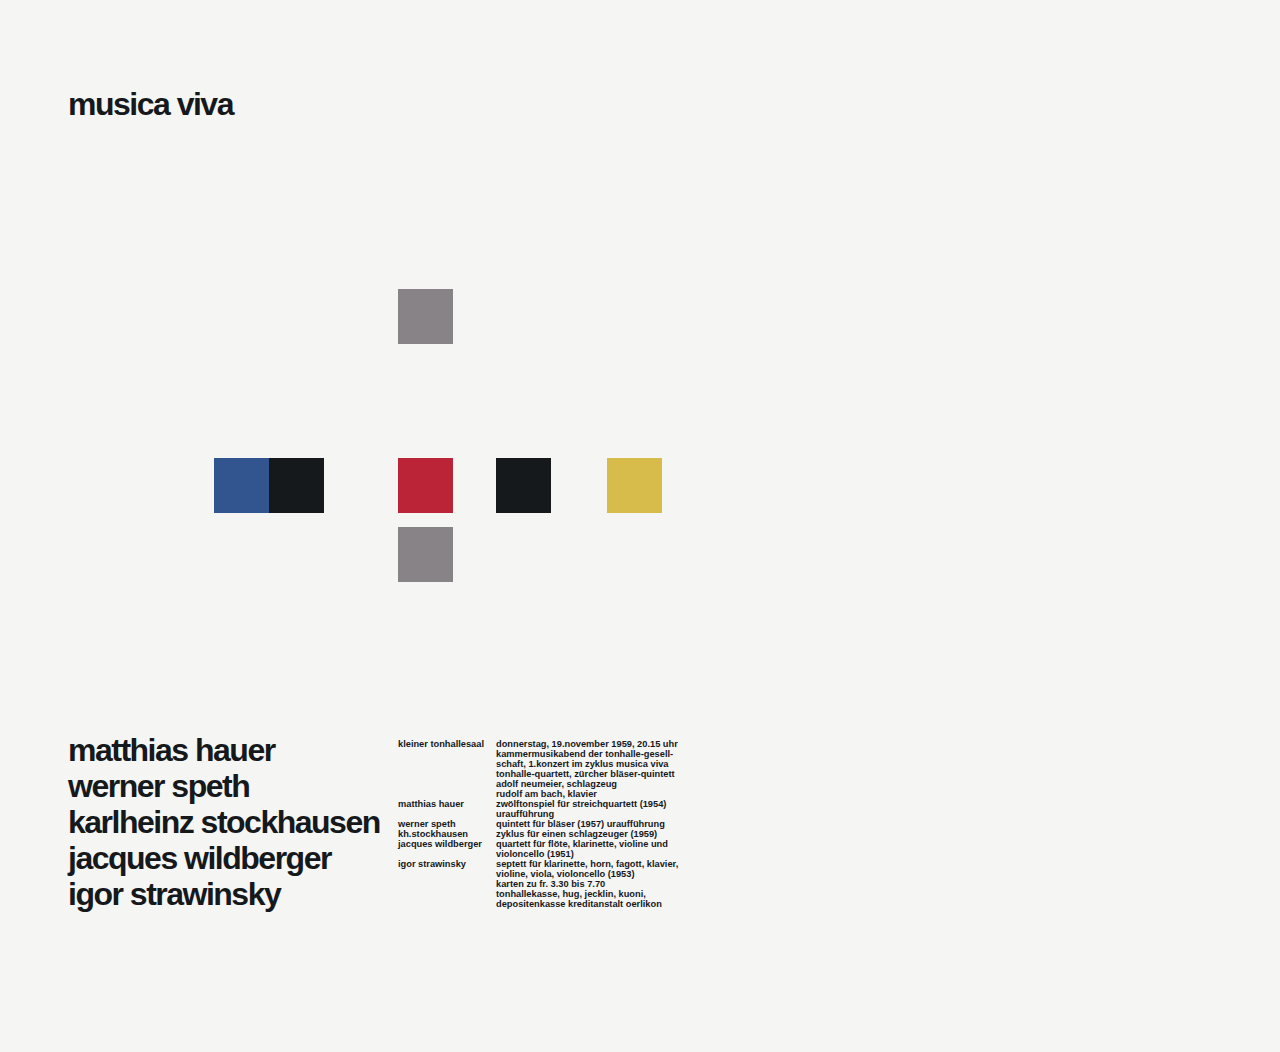
<file: poster/index.html>
<!doctype html>
<html>
  <head>
    <title>Poster</title>
    <meta name="viewport"
    content="width=devide-width,
    initial-scale=1">
    <link rel="stylesheet" href="style.css">
  </head>
  <body>
    <div class="container">
      <div class="boxbackground">
      </div>
      <div class="boxgray1">
      </div>
      <div class="boxblue">
      </div>
      <div class="boxblack1">
      </div>
      <div class="boxred">
      </div>
      <div class="boxblack2">
      </div>
      <div class="boxyellow">
      </div>
      <div class="boxgray2">
      </div>
      <h1>musica viva</h1>
      <div class="bigpeople">
        <p>matthias hauer<br>werner speth<br>karlheinz stockhausen<br>jacques wildberger<br>igor strawinsky</p>
      </div>
      <div class="sparselines">
        <p>kleiner tonhallesaal<br><br><br><br><br><br>matthias hauer<br><br>werner speth<br>kh.stockhausen<br>jacques wildberger<br><br>igor strawinsky</p>
      </div>
      <div class="smalltext">
        <p>donnerstag, 19.november 1959, 20.15 uhr<br>kammermusikabend der tonhalle-gesell-<br>schaft, 1.konzert im zyklus musica viva<br>tonhalle-quartett, z&uuml;rcher bl&auml;ser-quintett<br>adolf neumeier, schlagzeug<br>rudolf am bach, klavier<br>zw&ouml;lftonspiel f&uuml;r streichquartett (1954)<br>urauff&uuml;hrung<br>quintett f&uuml;r bl&auml;ser (1957) urauff&uuml;hrung<br>zyklus f&uuml;r einen schlagzeuger (1959)<br>quartett f&uuml;r fl&ouml;te, klarinette, violine und<br>violoncello (1951)<br>septett f&uuml;r klarinette, horn, fagott, klavier,<br>violine, viola, violoncello (1953)<br>karten zu fr. 3.30 bis 7.70<br>tonhallekasse, hug, jecklin, kuoni,<br>depositenkasse kreditanstalt oerlikon</p>
      </div>
    </div>
  </body>
</html>
</file>
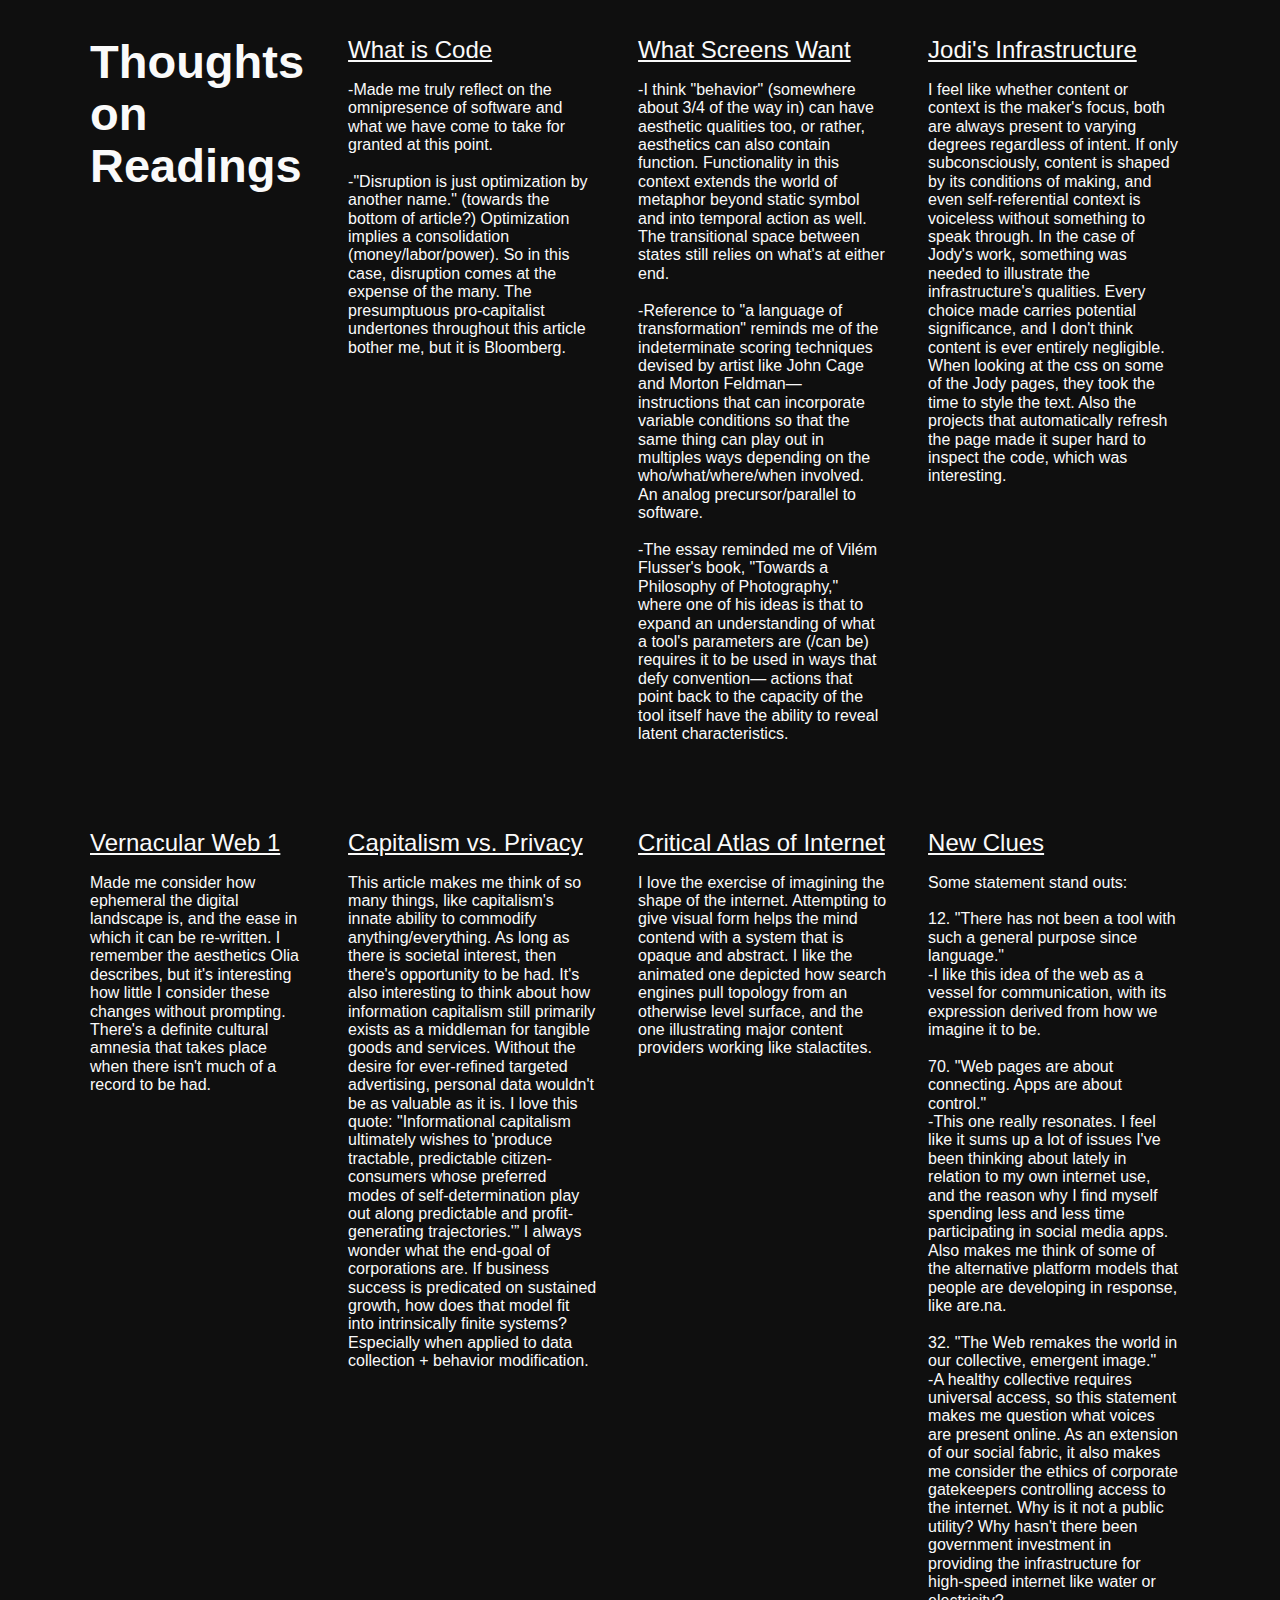
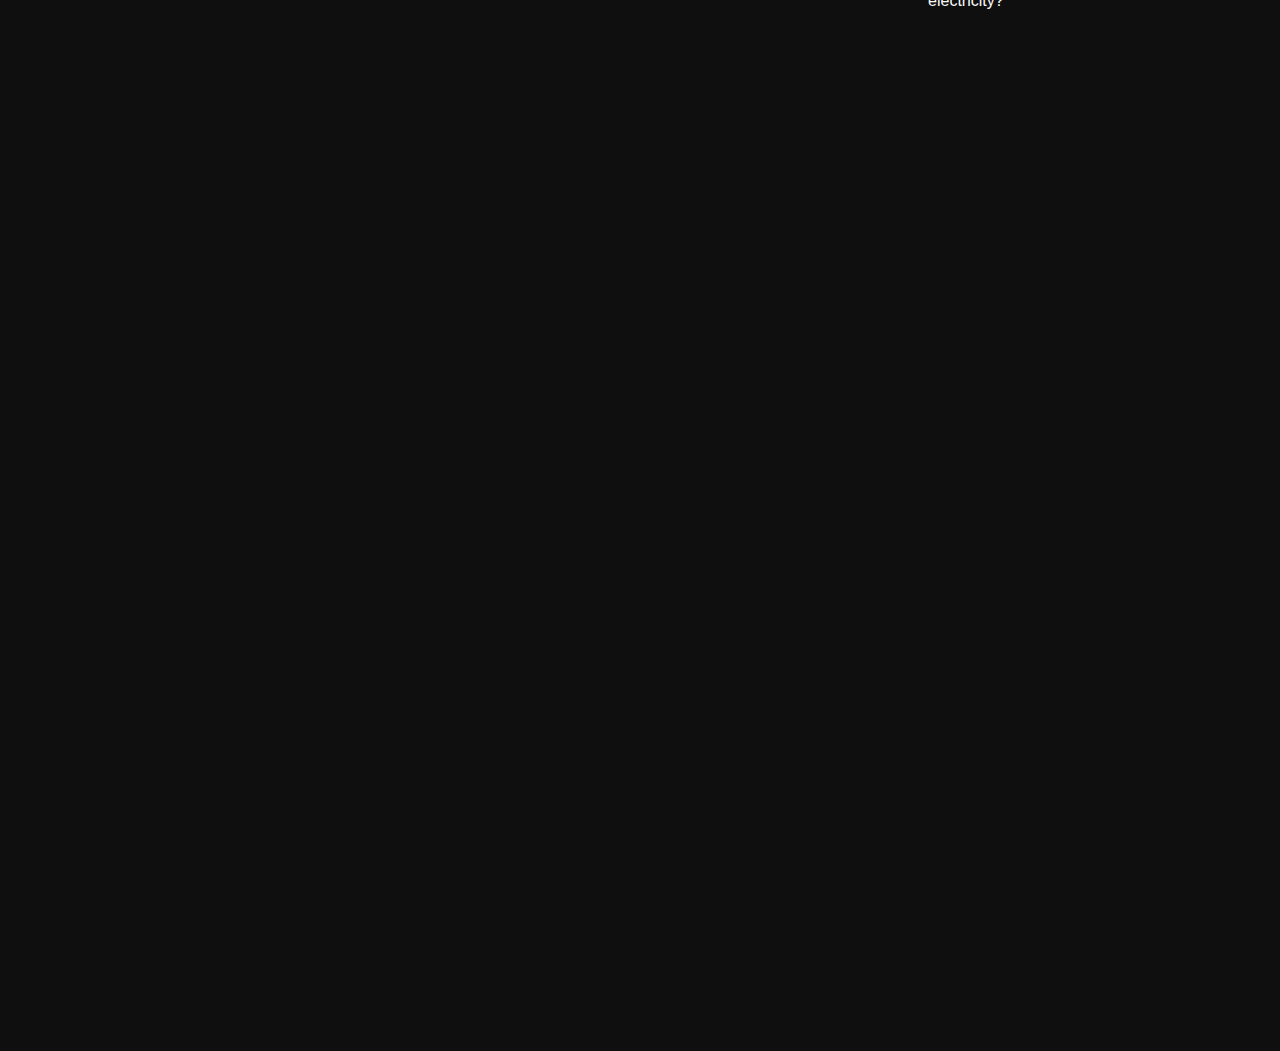
<file: readings/index.html>
<!DOCTYPE html>
<html>
<head>
  <meta charset="UTF-8">
<meta name="viewport" content="width=device-width,initial-scale=1">
  <title>Readings</title>
<link rel="stylesheet" href="style.css" type="text/css">
</head>
<body>
<div class="title">
<h1>Thoughts on Readings</h1>
</div
<div class="one">
  <p><a href="https://www.bloomberg.com/graphics/2015-paul-ford-what-is-code/" target="_blank">What is Code</a><br><br>
  -Made me truly reflect on the omnipresence of software and what we have come to take for granted at this point.<br><br>
  -"Disruption is just optimization by another name." (towards the bottom of article?) Optimization implies a consolidation (money/labor/power). So in this case, disruption comes at the expense of the many. The presumptuous pro-capitalist undertones throughout this article bother me, but it is Bloomberg.</p><br>
</div>
<div class="two">
  <p><a href="https://frankchimero.com/writing/what-screens-want/" target="_blank">What Screens Want</a><br><br>
  -I think "behavior" (somewhere about 3/4 of the way in) can have aesthetic qualities too, or rather, aesthetics can also contain function. Functionality in this context extends the world of metaphor beyond static symbol and into temporal action as well. The transitional space between states still relies on what's at either end.<br><br>
  -Reference to "a language of transformation" reminds me of the indeterminate scoring techniques devised by artist like John Cage and Morton Feldman&mdash; instructions that can incorporate variable conditions so that the same thing can play out in multiples ways depending on the who/what/where/when involved. An analog precursor/parallel to software.<br><br>
  -The essay reminded me of Vilém Flusser's book, "Towards a Philosophy of Photography," where one of his ideas is that to expand an understanding of what a tool's parameters are (/can be) requires it to be used in ways that defy convention&mdash; actions that point back to the capacity of the tool itself have the ability to reveal latent characteristics.</p><br>
  </div>
<div class="three">
  <p><a href="https://www.e-flux.com/journal/74/59810/jodi-s-infrastructure/" target="_blank">Jodi's Infrastructure</a><br><br>
  I feel like whether content or context is the maker's focus, both are always present to varying degrees regardless of intent. If only subconsciously, content is shaped by its conditions of making, and even self-referential context is voiceless without something to speak through. In the case of Jody's work, something was needed to illustrate the infrastructure's qualities. Every choice made carries potential significance, and I don't think content is ever entirely negligible. When looking at the css on some of the Jody pages, they took the time to style the text. Also the projects that automatically refresh the page made it super hard to inspect the code, which was interesting.</p><br>
</div>
<div class="four">
<p><a href="http://art.teleportacia.org/observation/vernacular/" target="_blank">Vernacular Web 1
</a><br><br>
  Made me consider how ephemeral the digital landscape is, and the ease in which it can be re-written. I remember the aesthetics Olia describes, but it's interesting how little I consider these changes without prompting. There's a definite cultural amnesia that takes place when there isn't much of a record to be had.</p><br>
</div>
<div class="five">
  <p><a href="https://www.jacobinmag.com/2017/04/google-facebook-informational-capitalism/" target="_blank">Capitalism vs. Privacy</a><br><br>
  This article makes me think of so many things, like capitalism's innate ability to commodify anything/everything. As long as there is societal interest, then there's opportunity to be had. It's also interesting to think about how information capitalism still primarily exists as a middleman for tangible goods and services. Without the desire for ever-refined targeted advertising, personal data wouldn't be as valuable as it is. I love this quote: "Informational capitalism ultimately wishes to 'produce tractable, predictable citizen-consumers whose preferred modes of self-determination play out along predictable and profit-generating trajectories.'” I always wonder what the end-goal of corporations are. If business success is predicated on sustained growth, how does that model fit into intrinsically finite systems? Especially when applied to data collection + behavior modification.</p><br>
</div>
<div class="six">
  <p><a href="http://internet-atlas.net/" target="_blank">Critical Atlas of Internet</a><br><br>
  I love the exercise of imagining the shape of the internet. Attempting to give visual form helps the mind contend with a system that is opaque and abstract. I like the animated one depicted how search engines pull topology from an otherwise level surface, and the one illustrating major content providers working like stalactites.
  </p><br>
</div>
<div class="seven">
  <p><a href="http://newclues.cluetrain.com/" target="_blank">New Clues</a><br><br>
  Some statement stand outs:<br><br>
  12. "There has not been a tool with such a general purpose since language."<br>
  -I like this idea of the web as a vessel for communication, with its expression derived from how we imagine it to be.<br><br>
  70. "Web pages are about connecting. Apps are about control."<br>
  -This one really resonates. I feel like it sums up a lot of issues I've been thinking about lately in relation to my own internet use, and the reason why I find myself spending less and less time participating in social media apps. Also makes me think of some of the alternative platform models that people are developing in response, like are.na.<br><br>
  32. "The Web remakes the world in our collective, emergent image."<br>
  -A healthy collective requires universal access, so this statement makes me question what voices are present online. As an extension of our social fabric, it also makes me consider the ethics of corporate gatekeepers controlling access to the internet. Why is it not a public utility? Why hasn't there been government investment in providing the infrastructure for high-speed internet like water or electricity?</p>
</div>
</body>
</html>
</file>
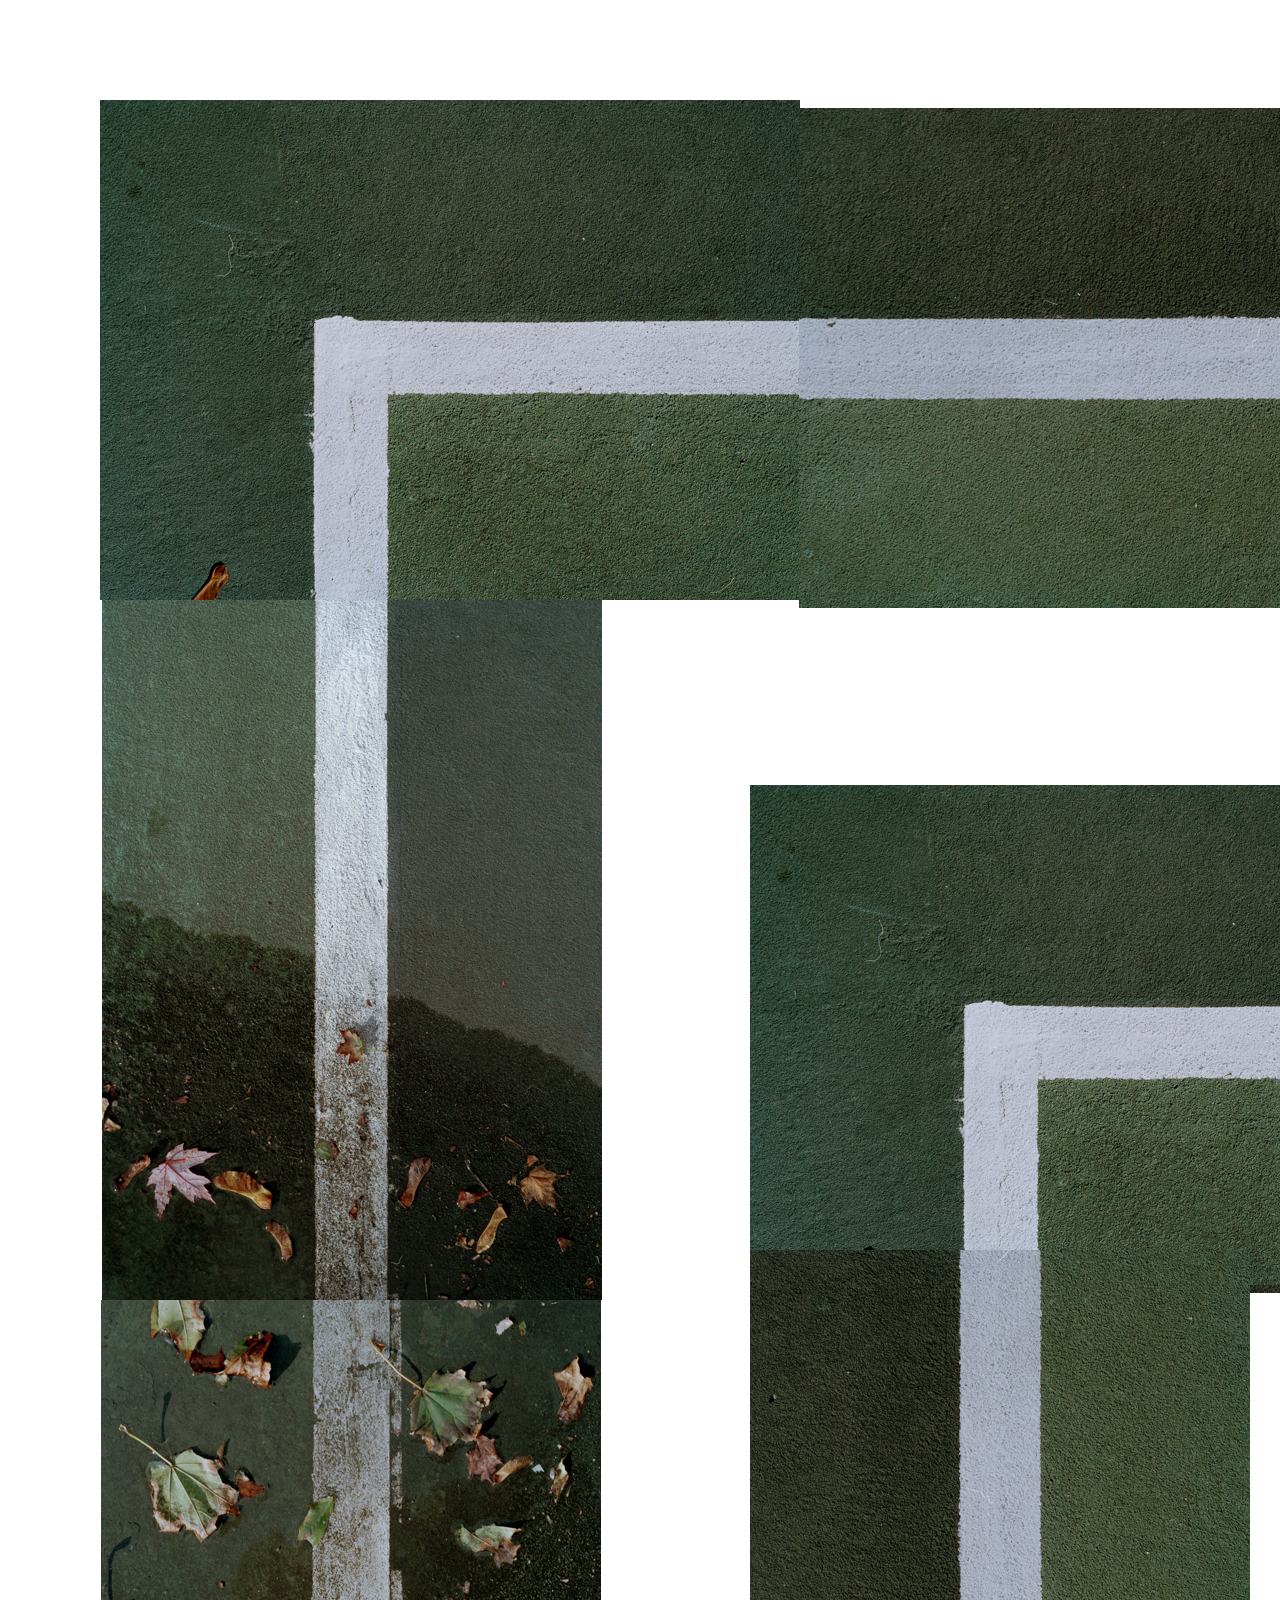
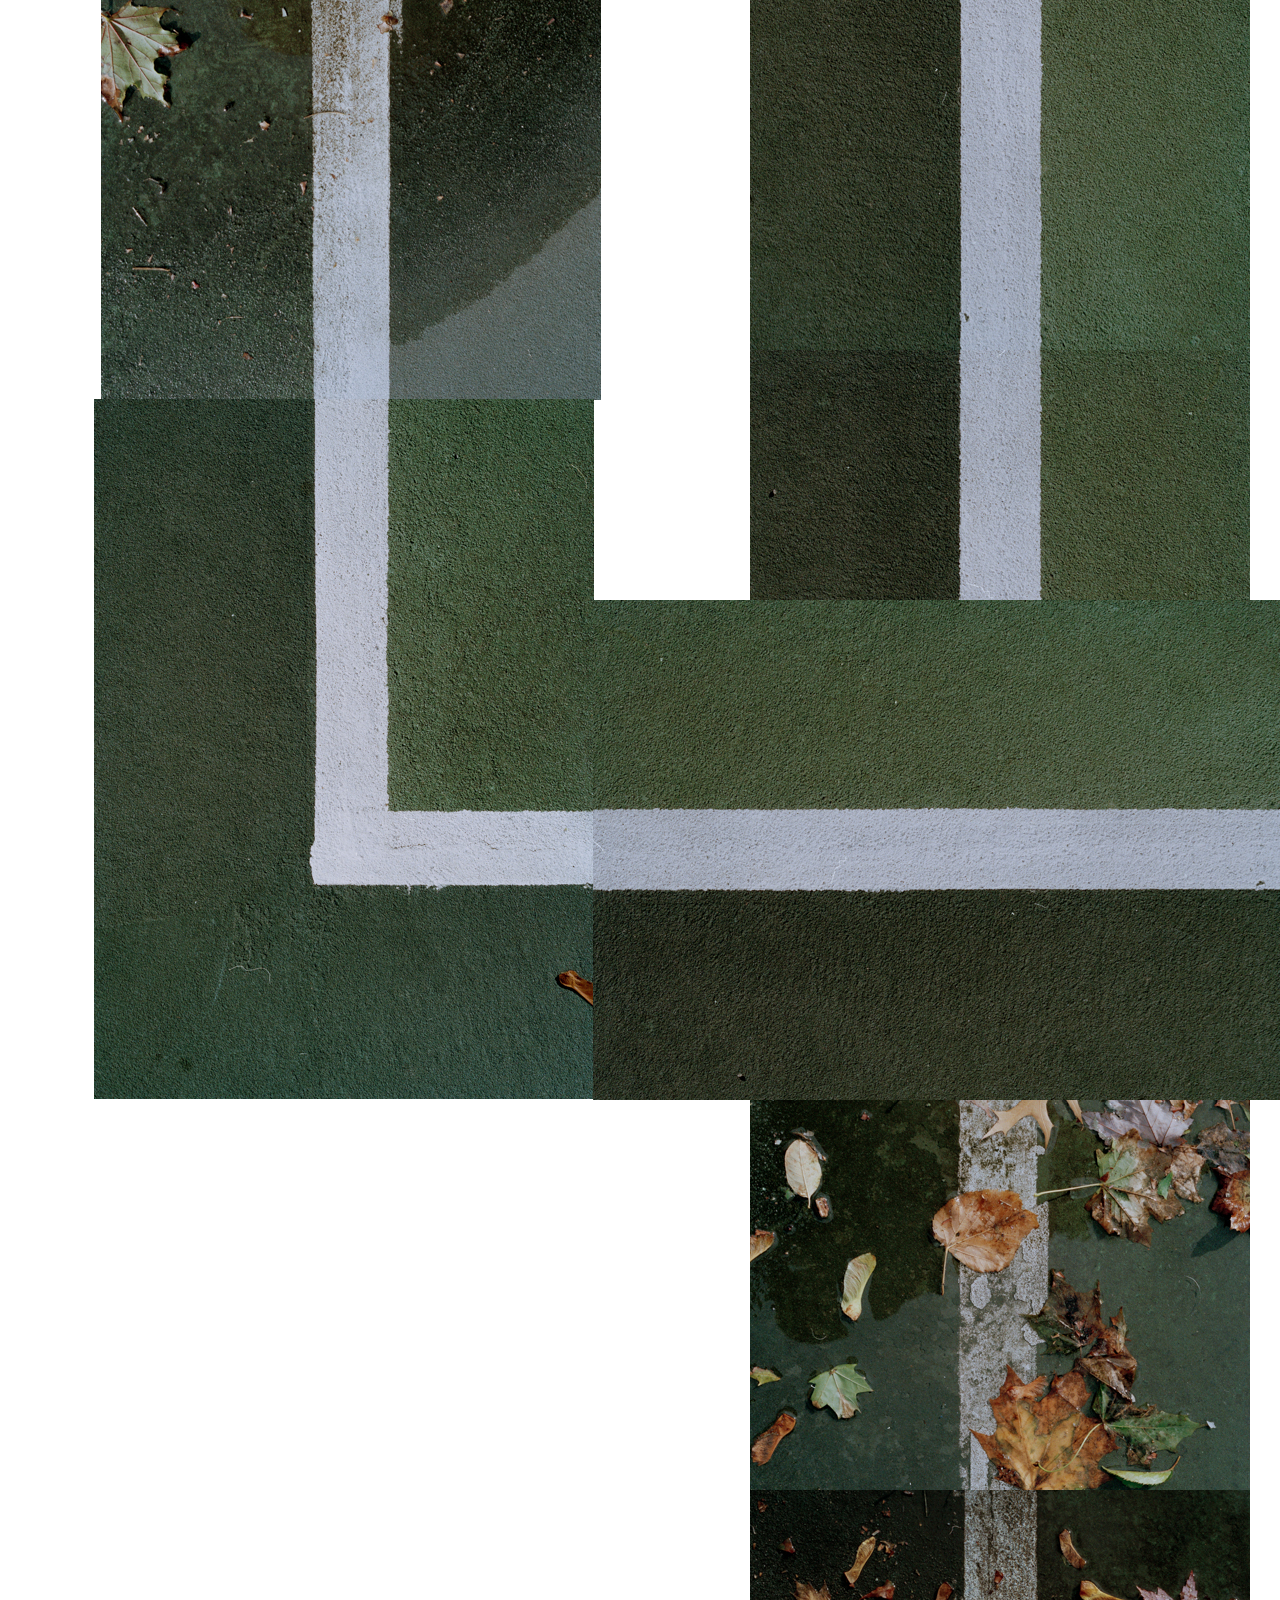
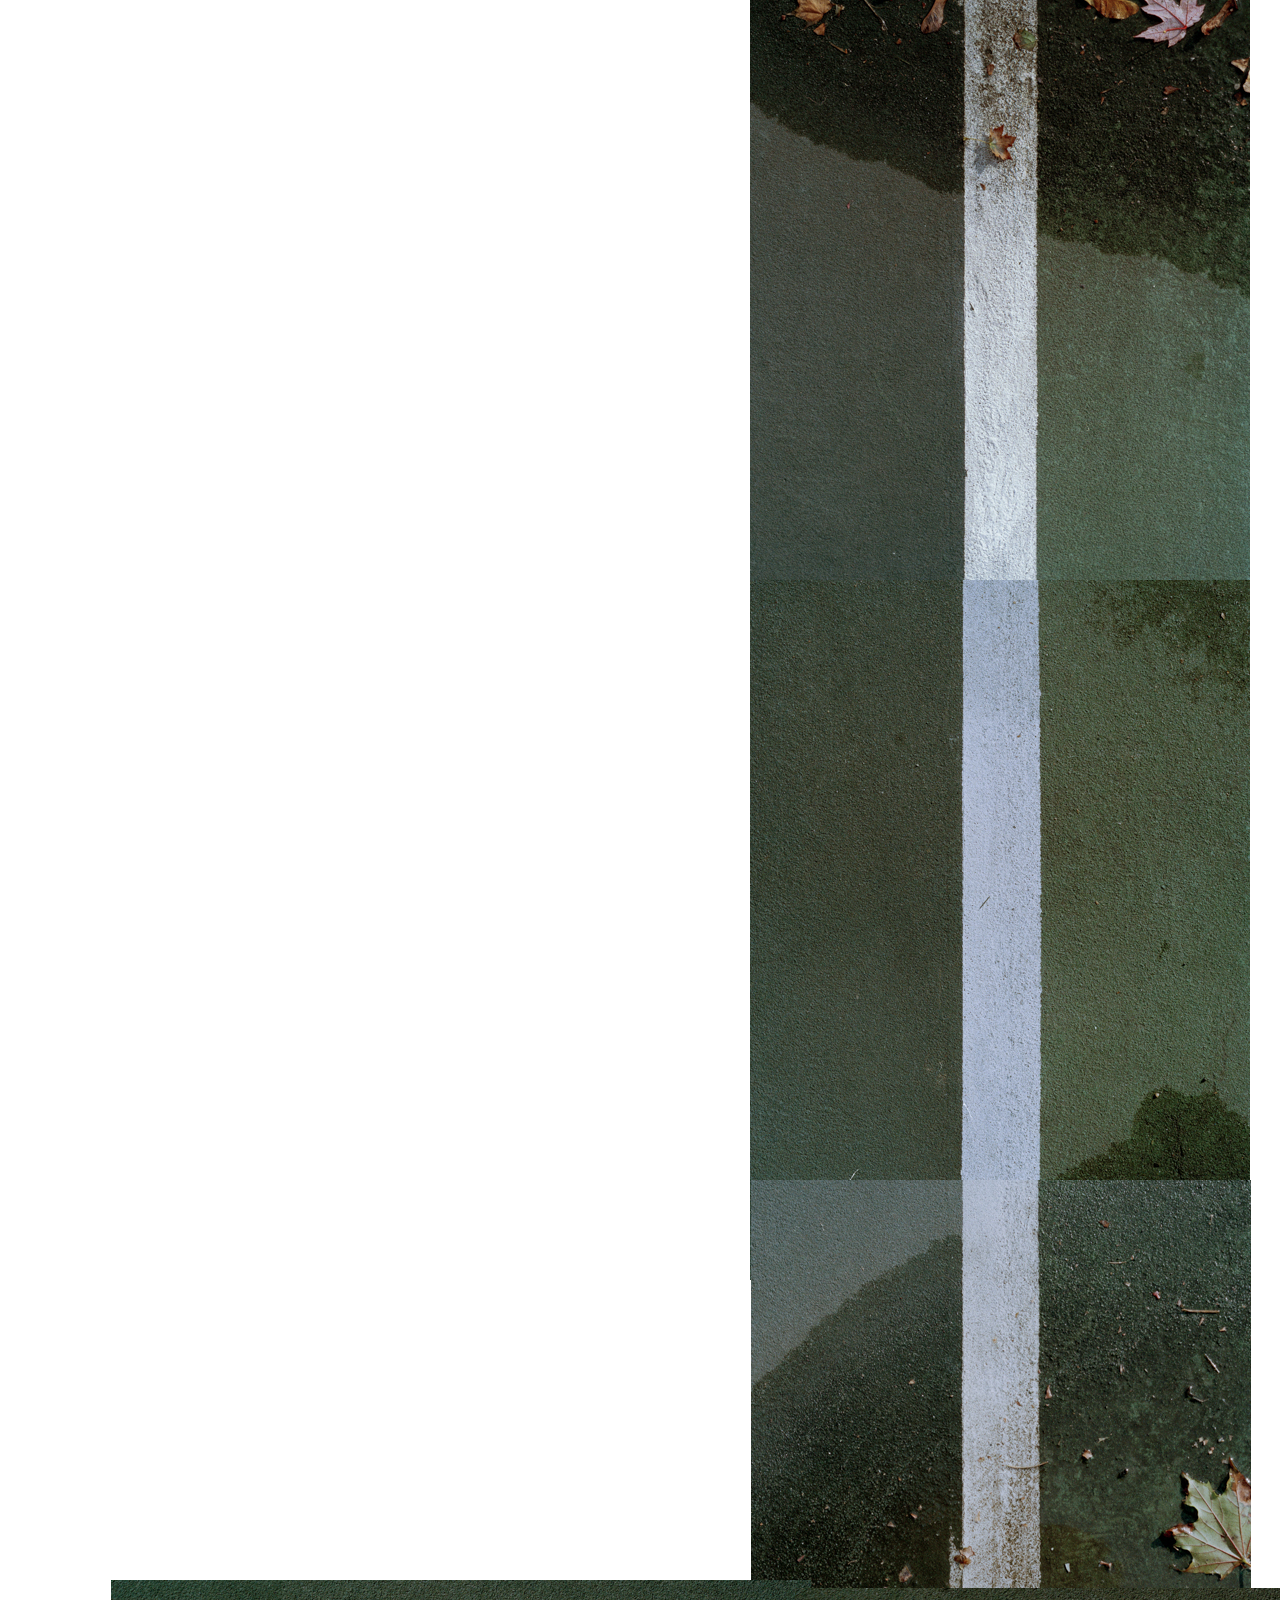
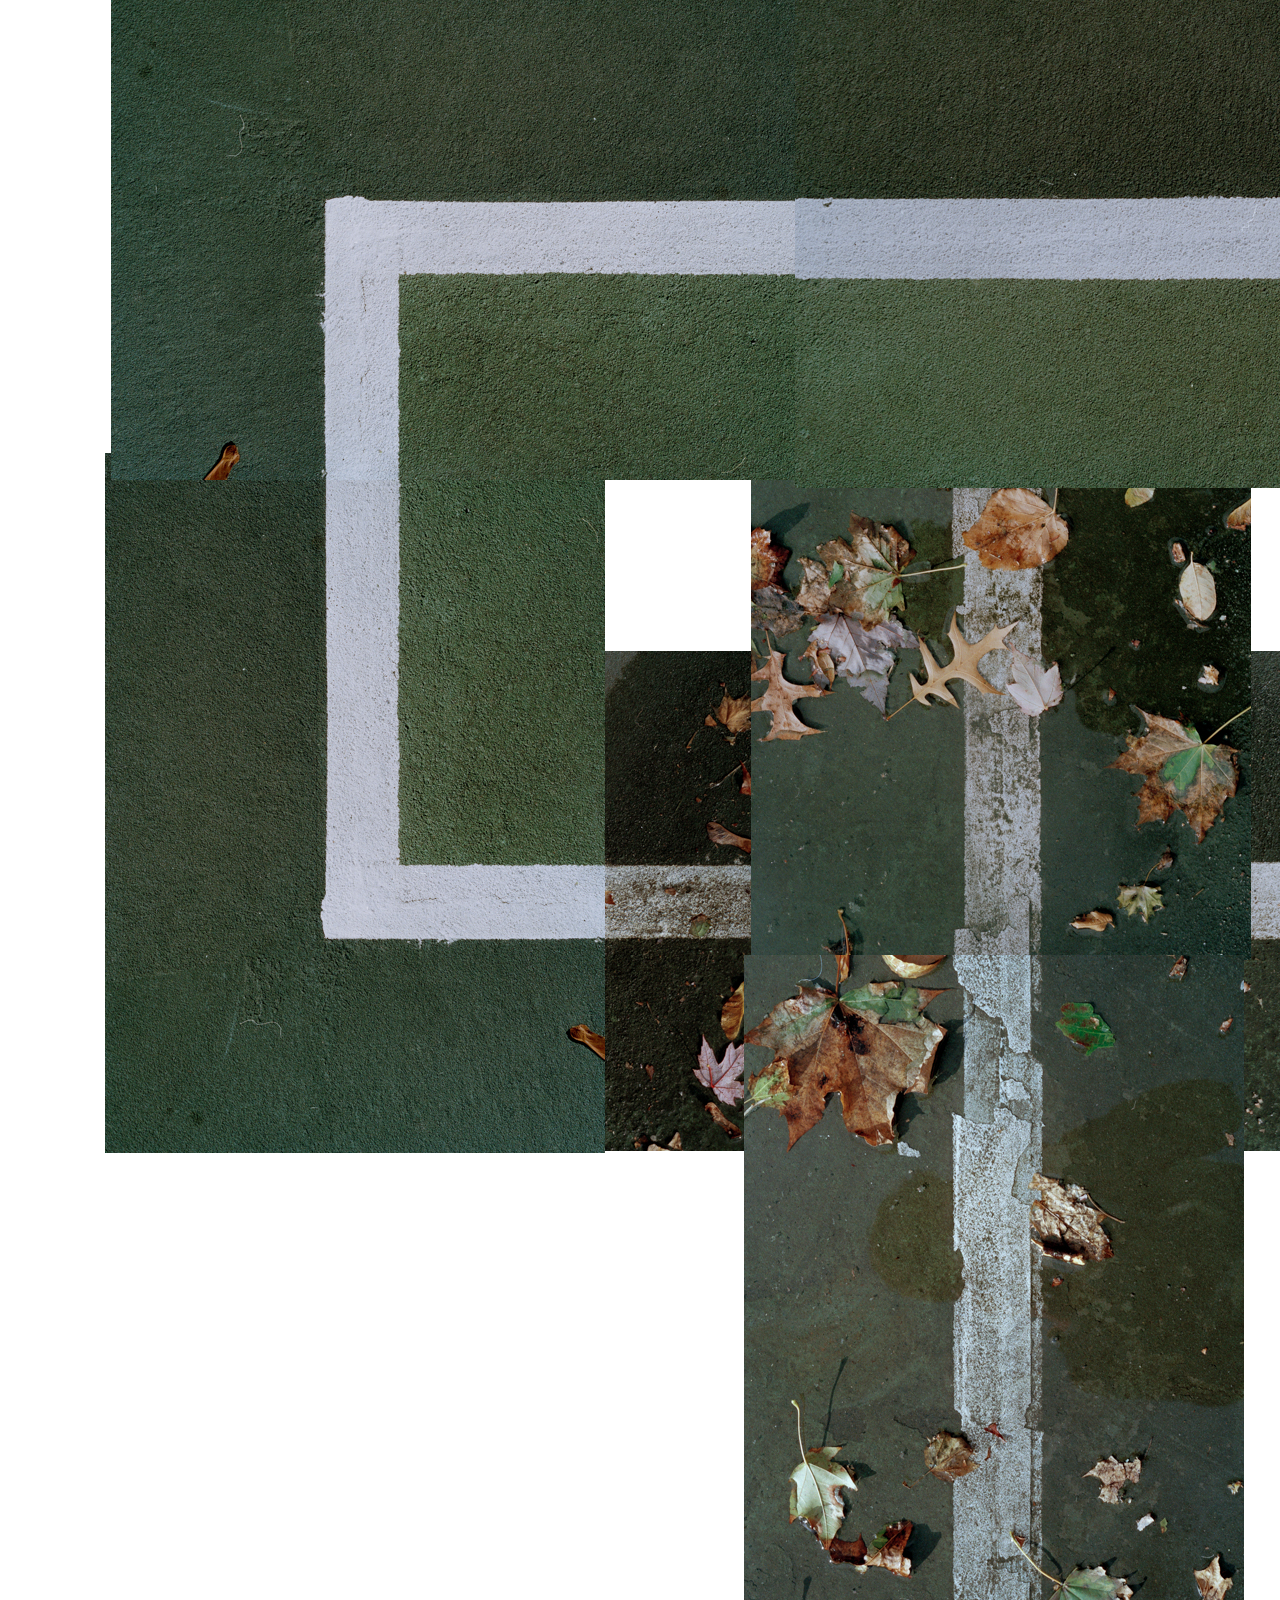
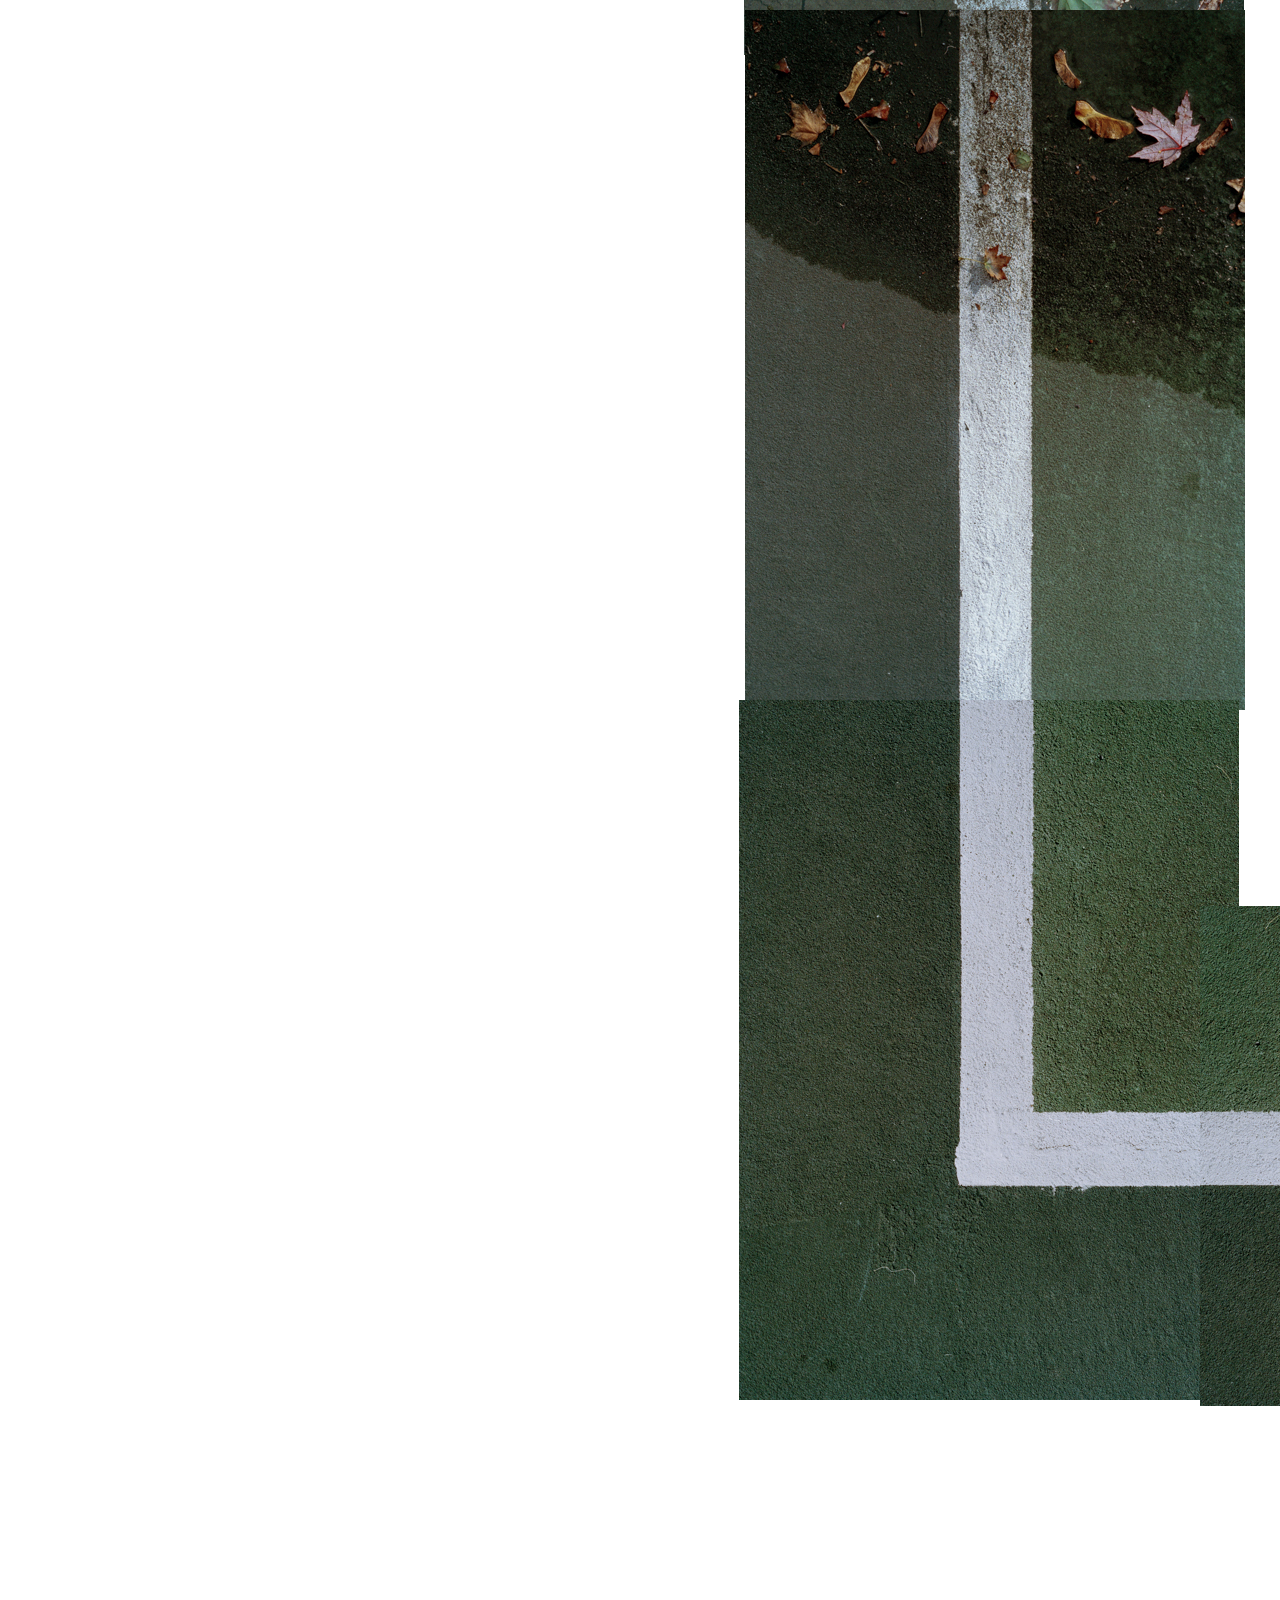
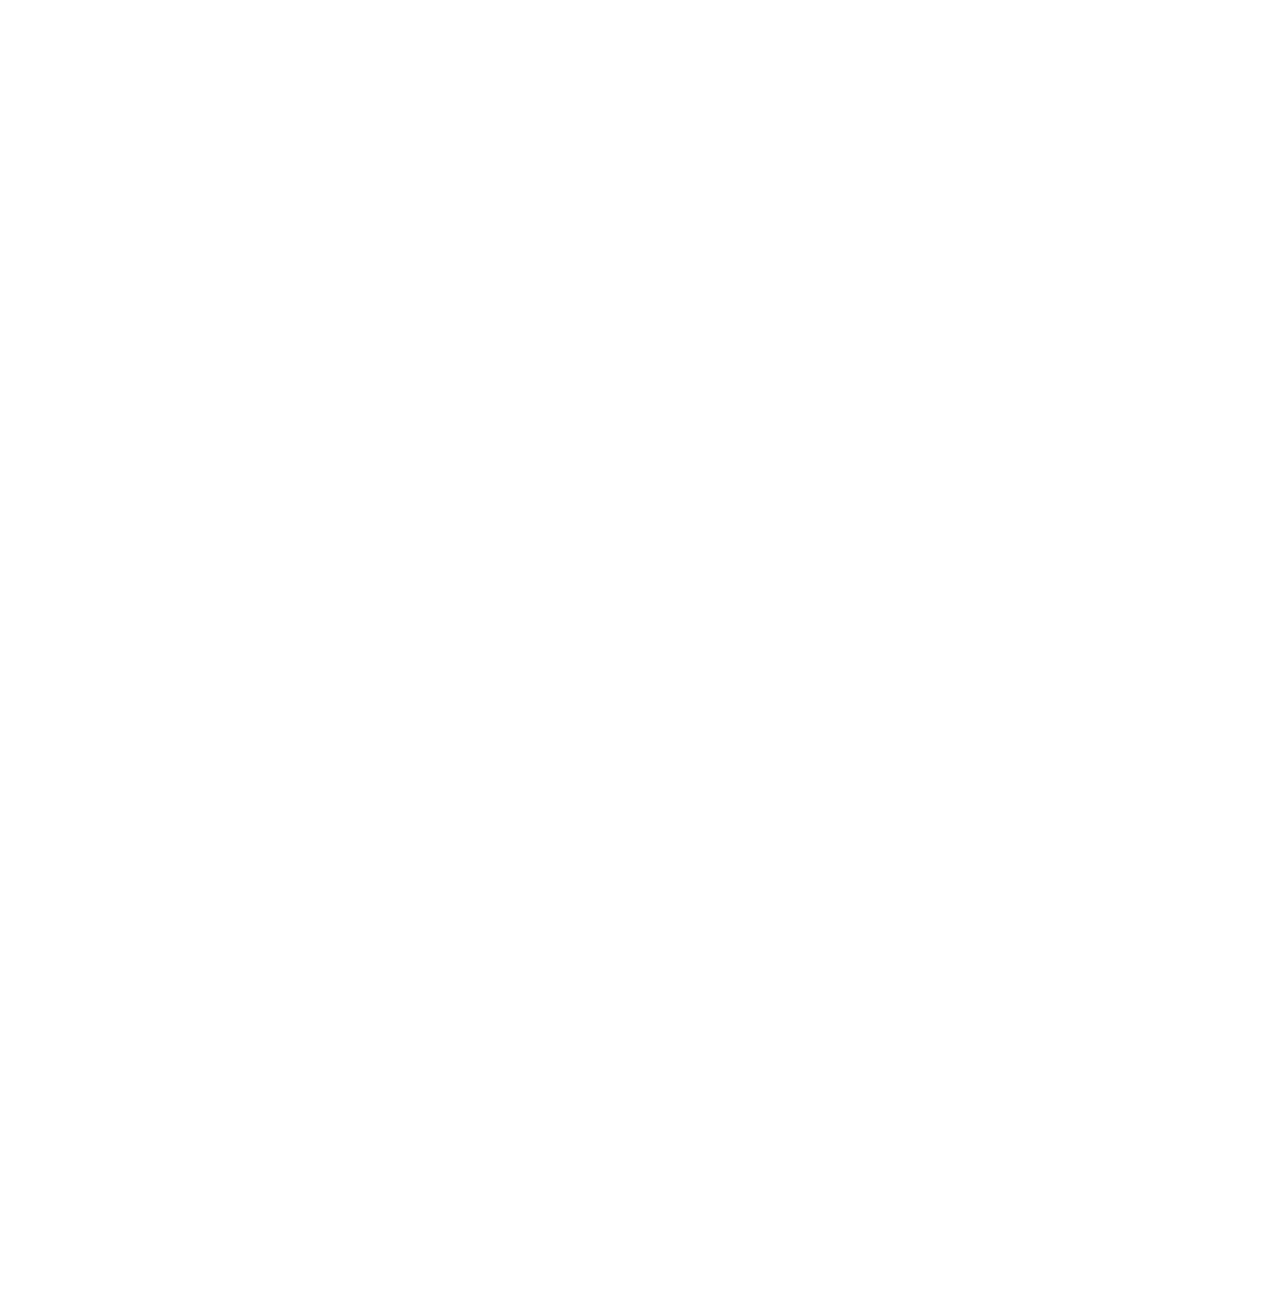
<file: projects/project-ii/index.html>
<!doctype html>
<html>
  <head>
    <meta name="viewport" content="width=device-width, initial-scale=1">
    <title>Room to Travel</title>
    <link rel="stylesheet" href="style.css">
  </head>
  <body>
    <div class="one">
      <img src="img/4.jpg" width="500" height="700">
    </div>
    <div class="two">
      <img src="img/1.jpg" width="500" height="700">
    </div>
    <div class="three">
      <img src="img/6.jpg" width="500" height="700">
    </div>
    <div class="four">
      <img src="img/4.jpg" width="500" height="700">
    </div>
    <div class="five">
      <img src="img/5.jpg" width="500" height="700">
    </div>
    <div class="six">
      <img src="img/3.jpg" width="500" height="700">
    </div>
    <div class="seven">
      <img src="img/5.jpg" width="500" height="700">
    </div>
    <div class="eight">
      <img src="img/4.jpg" width="500" height="700">
    </div>
    <div class="nine">
      <img src="img/4.jpg" width="500" height="700">
    </div>
    <div class="ten">
      <img src="img/7.jpg" width="500" height="700">
    </div>
    <div class="eleven">
      <img src="img/4.jpg" width="500" height="700">
    </div>
    <div class="twelve">
      <img src="img/7.jpg" width="500" height="700">
    </div>
    <div class="thirteen">
      <img src="img/6.jpg" width="500" height="700">
    </div>
    <div class="fourteen">
      <img src="img/4.jpg" width="500" height="700">
    </div>
    <div class="fifteen">
      <img src="img/4.jpg" width="500" height="700">
    </div>
    <div class="sixteen">
      <img src="img/5.jpg" width="500" height="700">
    </div>
    <div class="seventeen">
      <img src="img/4.jpg" width="500" height="700">
    </div>
    <div class="eighteen">
      <img src="img/4.jpg" width="500" height="700">
    </div>
    <div class="nineteen">
      <img src="img/1.jpg" width="500" height="700">
    </div>
    <div class="twenty">
      <img src="img/6.jpg" width="500" height="700">
    </div>
    <div class="twentyone">
      <img src="img/7.jpg" width="500" height="700">
    </div>
    <div class="twentytwo">
      <img src="img/5.jpg" width="500" height="700">
    </div>
    <div class="twentythree">
      <img src="img/1.jpg" width="500" height="700">
    </div>
    <div class="twentyfour">
      <img src="img/3.jpg" width="500" height="700">
    </div>
    <div class="twentyfive">
      <img src="img/2.jpg" width="500" height="700">
    </div>
    <div class="twentysix">
      <img src="img/5.jpg" width="500" height="700">
    </div>
    <div class="twentyseven">
      <img src="img/5.jpg" width="500" height="700">
    </div>
    <div class="twentyeight">
      <img src="img/2.jpg" width="500" height="700">
    </div>
    <div class="twentynine">
      <img src="img/1.jpg" width="500" height="700">
    </div>
    <div class="thirty">
      <img src="img/7.jpg" width="500" height="700">
    </div>
    <div class="thirtyone">
      <img src="img/6.jpg" width="500" height="700">
    </div>
    <div class="thirtytwo">
      <img src="img/2.jpg" width="500" height="700">
    </div>
    <div class="thirtythree">
      <img src="img/3.jpg" width="500" height="700">
    </div>
    <div class="thirtyfour">
      <img src="img/1.jpg" width="500" height="700">
    </div>
    <div class="thirtyfive">
      <img src="img/4.jpg" width="500" height="700">
    </div>
    <div class="thirtysix">
      <img src="img/4.jpg" width="500" height="700">
    </div>
    <div class="thirtyseven">
      <img src="img/5.jpg" width="500" height="700">
    </div>
    <div class="thirtyeight">
      <img src="img/4.jpg" width="500" height="700">
    </div>
    <div class="thirtynine">
      <img src="img/5.jpg" width="500" height="700">
    </div>
    <div class="fourty">
      <img src="img/6.jpg" width="500" height="700">
    </div>
    <div class="fourtyone">
      <img src="img/4.jpg" width="500" height="700">
    </div>
    <div class="fourtytwo">
      <img src="img/4.jpg" width="500" height="700">
    </div>
    <div class="fourtythree">
      <img src="img/6.jpg" width="500" height="700">
    </div>
    <div class="fourtyfour">
      <img src="img/1.jpg" width="500" height="700">
    </div>
    <div class="fourtyfive">
      <img src="img/4.jpg" width="500" height="700">
    </div>
    <div class="fourtysix">
      <img src="img/5.jpg" width="500" height="700">
    </div>
    <div class="fourtyseven">
      <img src="img/3.jpg" width="500" height="700">
    </div>
    <div class="fourtyeight">
      <img src="img/2.jpg" width="500" height="700">
    </div>
    <div class="fourtynine">
      <img src="img/4.jpg" width="500" height="700">
    </div>
    <div class="fifty">
      <img src="img/7.jpg" width="500" height="700">
    </div>
    <div class="fiftyone">
      <img src="img/4.jpg" width="500" height="700">
    </div>
    <div class="fiftytwo">
      <img src="img/1.jpg" width="500" height="700">
    </div>
    <div class="fiftythree">
      <img src="img/6.jpg" width="500" height="700">
    </div>
    <div class="fiftyfour">
      <img src="img/5.jpg" width="500" height="700">
    </div>
    <div class="fiftyfive">
      <img src="img/4.jpg" width="500" height="700">
    </div>
    <div class="fiftysix">
      <img src="img/5.jpg" width="500" height="700">
    </div>
    <div class="fiftyseven">
      <img src="img/6.jpg" width="500" height="700">
    </div>
    <div class="fiftyeight">
      <img src="img/1.jpg" width="500" height="700">
    </div>
    <div class="fiftynine">
      <img src="img/4.jpg" width="500" height="700">
    </div>
    <div class="sixty">
      <img src="img/4.jpg" width="500" height="700">
    </div>
    <div class="sixtyone">
      <img src="img/5.jpg" width="500" height="700">
    </div>
    <div class="sixtytwo">
      <img src="img/1.jpg" width="500" height="700">
    </div>
    <div class="sixtythree">
      <img src="img/2.jpg" width="500" height="700">
    </div>
    <div class="sixtyfour">
      <img src="img/3.jpg" width="500" height="700">
    </div>
    <div class="sixtyfive">
      <img src="img/4.jpg" width="500" height="700">
    </div>
    <div class="sixtysix">
      <img src="img/4.jpg" width="500" height="700">
    </div>
    <div class="sixtyseven">
      <img src="img/5.jpg" width="500" height="700">
    </div>
    <div class="sixtyeight">
      <img src="img/1.jpg" width="500" height="700">
    </div>
    <div class="sixtynine">
      <img src="img/3.jpg" width="500" height="700">
    </div>
    <div class="seventy">
      <img src="img/2.jpg" width="500" height="700">
    </div>
    <div class="seventyone">
      <img src="img/2.jpg" width="500" height="700">
    </div>
    <div class="seventytwo">
      <img src="img/6.jpg" width="500" height="700">
    </div>
    <div class="seventythree">
      <img src="img/7.jpg" width="500" height="700">
    </div>
    <div class="seventyfour">
      <img src="img/5.jpg" width="500" height="700">
    </div>
    <div class="seventyfive">
      <img src="img/5.jpg" width="500" height="700">
    </div>
    <div class="seventysix">
      <img src="img/5.jpg" width="500" height="700">
    </div>
    <div class="seventyseven">
      <img src="img/4.jpg" width="500" height="700">
    </div>
    <div class="seventyeight">
      <img src="img/1.jpg" width="500" height="700">
    </div>
    <div class="seventynine">
      <img src="img/4.jpg" width="500" height="700">
    </div>
    <div class="eighty">
      <img src="img/4.jpg" width="500" height="700">
    </div>
    <div class="eightyone">
      <img src="img/2.jpg" width="500" height="700">
    </div>
    <div class="eightytwo">
      <img src="img/3.jpg" width="500" height="700">
    </div>
    <div class="eightythree">
      <img src="img/6.jpg" width="500" height="700">
    </div>
    <div class="eightyfour">
      <img src="img/4.jpg" width="500" height="700">
    </div>
    <div class="eightyfive">
      <img src="img/1.jpg" width="500" height="700">
    </div>
    <div class="eightysix">
      <img src="img/6.jpg" width="500" height="700">
    </div>
    <div class="eightyseven">
      <img src="img/7.jpg" width="500" height="700">
    </div>
    <div class="eightyeight">
      <img src="img/5.jpg" width="500" height="700">
    </div>
    <div class="eightynine">
      <img src="img/2.jpg" width="500" height="700">
    </div>
    <div class="ninety">
      <img src="img/3.jpg" width="500" height="700">
    </div>
    <div class="ninetyone">
      <img src="img/6.jpg" width="500" height="700">
    </div>
    <div class="ninetytwo">
      <img src="img/7.jpg" width="500" height="700">
    </div>
    <div class="ninetythree">
      <img src="img/1.jpg" width="500" height="700">
    </div>
    <div class="ninetyfour">
      <img src="img/1.jpg" width="500" height="700">
    </div>
    <div class="ninetyfive">
      <img src="img/4.jpg" width="500" height="700">
    </div>
    <div class="ninetysix">
      <img src="img/5.jpg" width="500" height="700">
    </div>
    <div class="ninetyseven">
      <img src="img/7.jpg" width="500" height="700">
    </div>
    <div class="ninetyeight">
      <img src="img/6.jpg" width="500" height="700">
    </div>
    <div class="ninetynine">
      <img src="img/3.jpg" width="500" height="700">
    </div>
    <div class="onehundred">
      <img src="img/1.jpg" width="500" height="700">
    </div>
    <div class="onehundredone">
      <img src="img/5.jpg" width="500" height="700">
    </div>
    <div class="onehundredtwo">
      <img src="img/6.jpg" width="500" height="700">
    </div>
    <div class="onehundredthree">
      <img src="img/1.jpg" width="500" height="700">
    </div>
    <div class="onehundredfour">
      <img src="img/4.jpg" width="500" height="700">
    </div>
  </body>
</html>
</file>
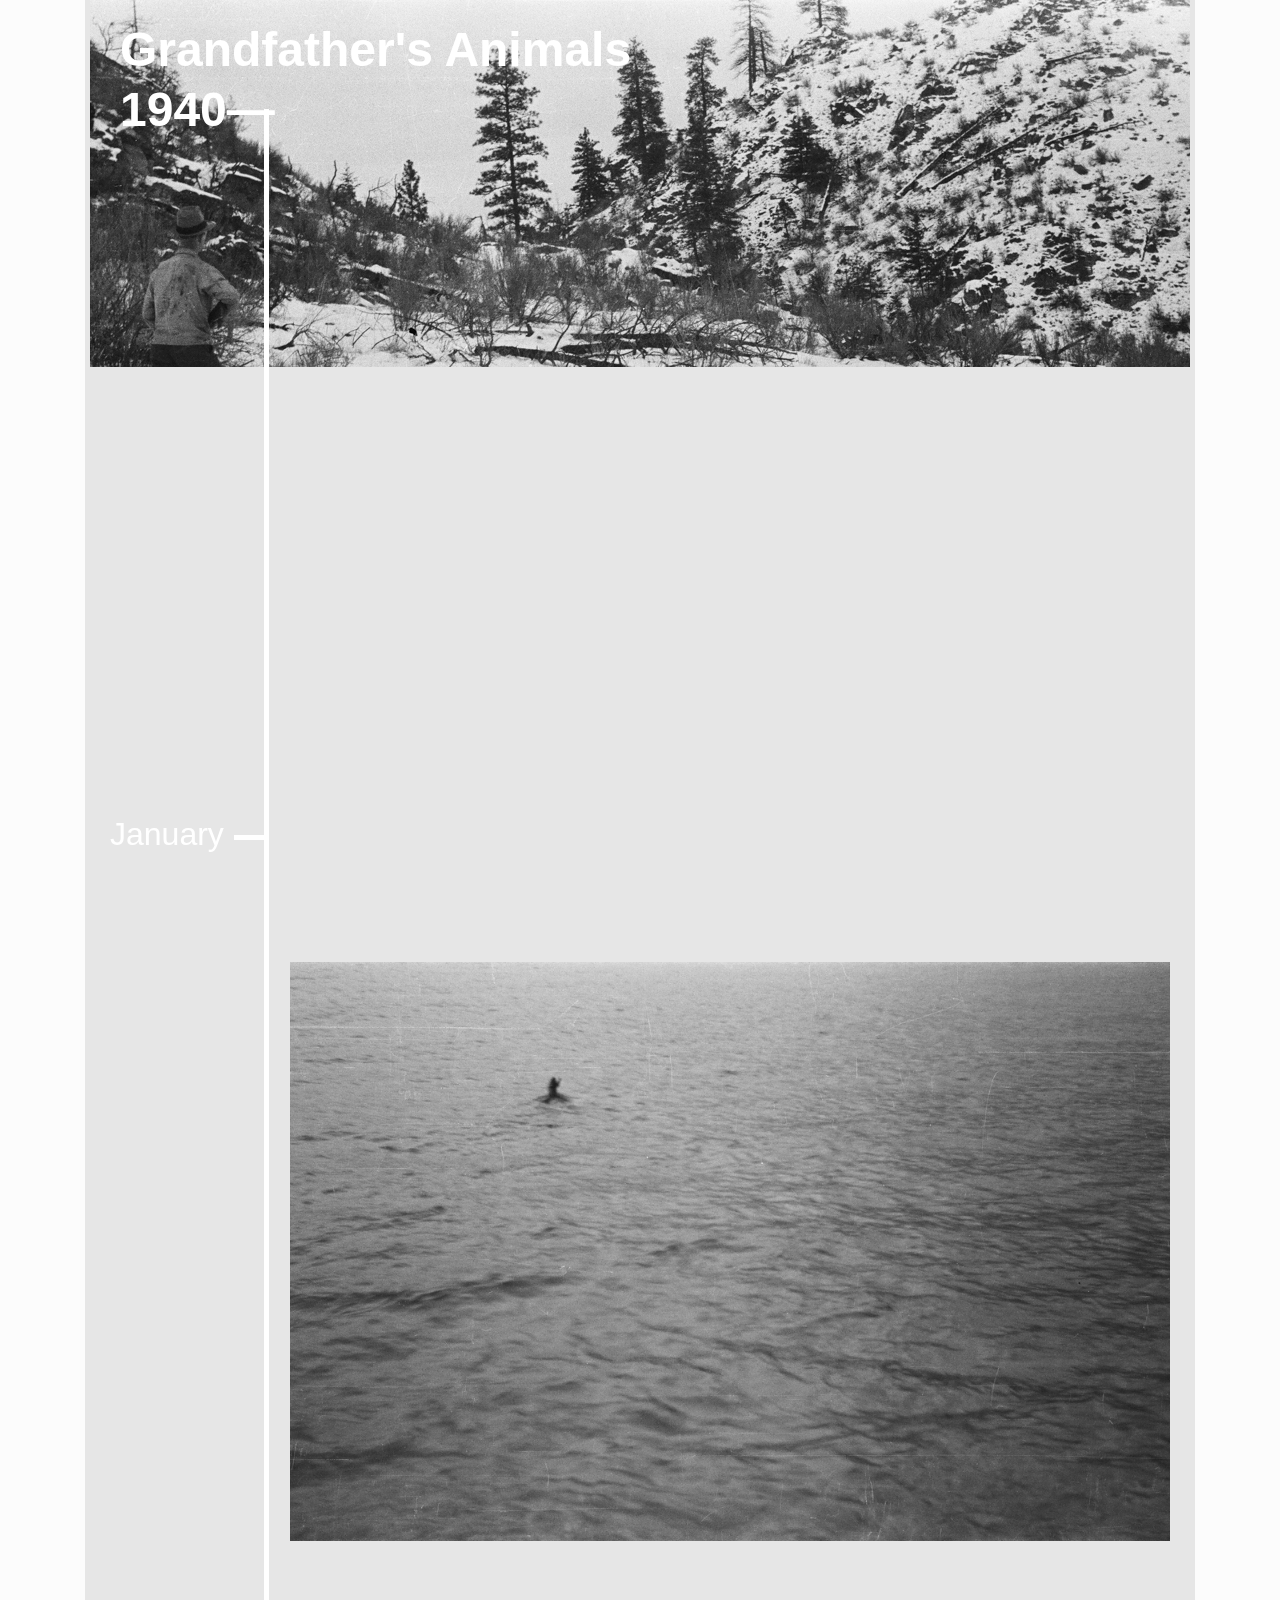
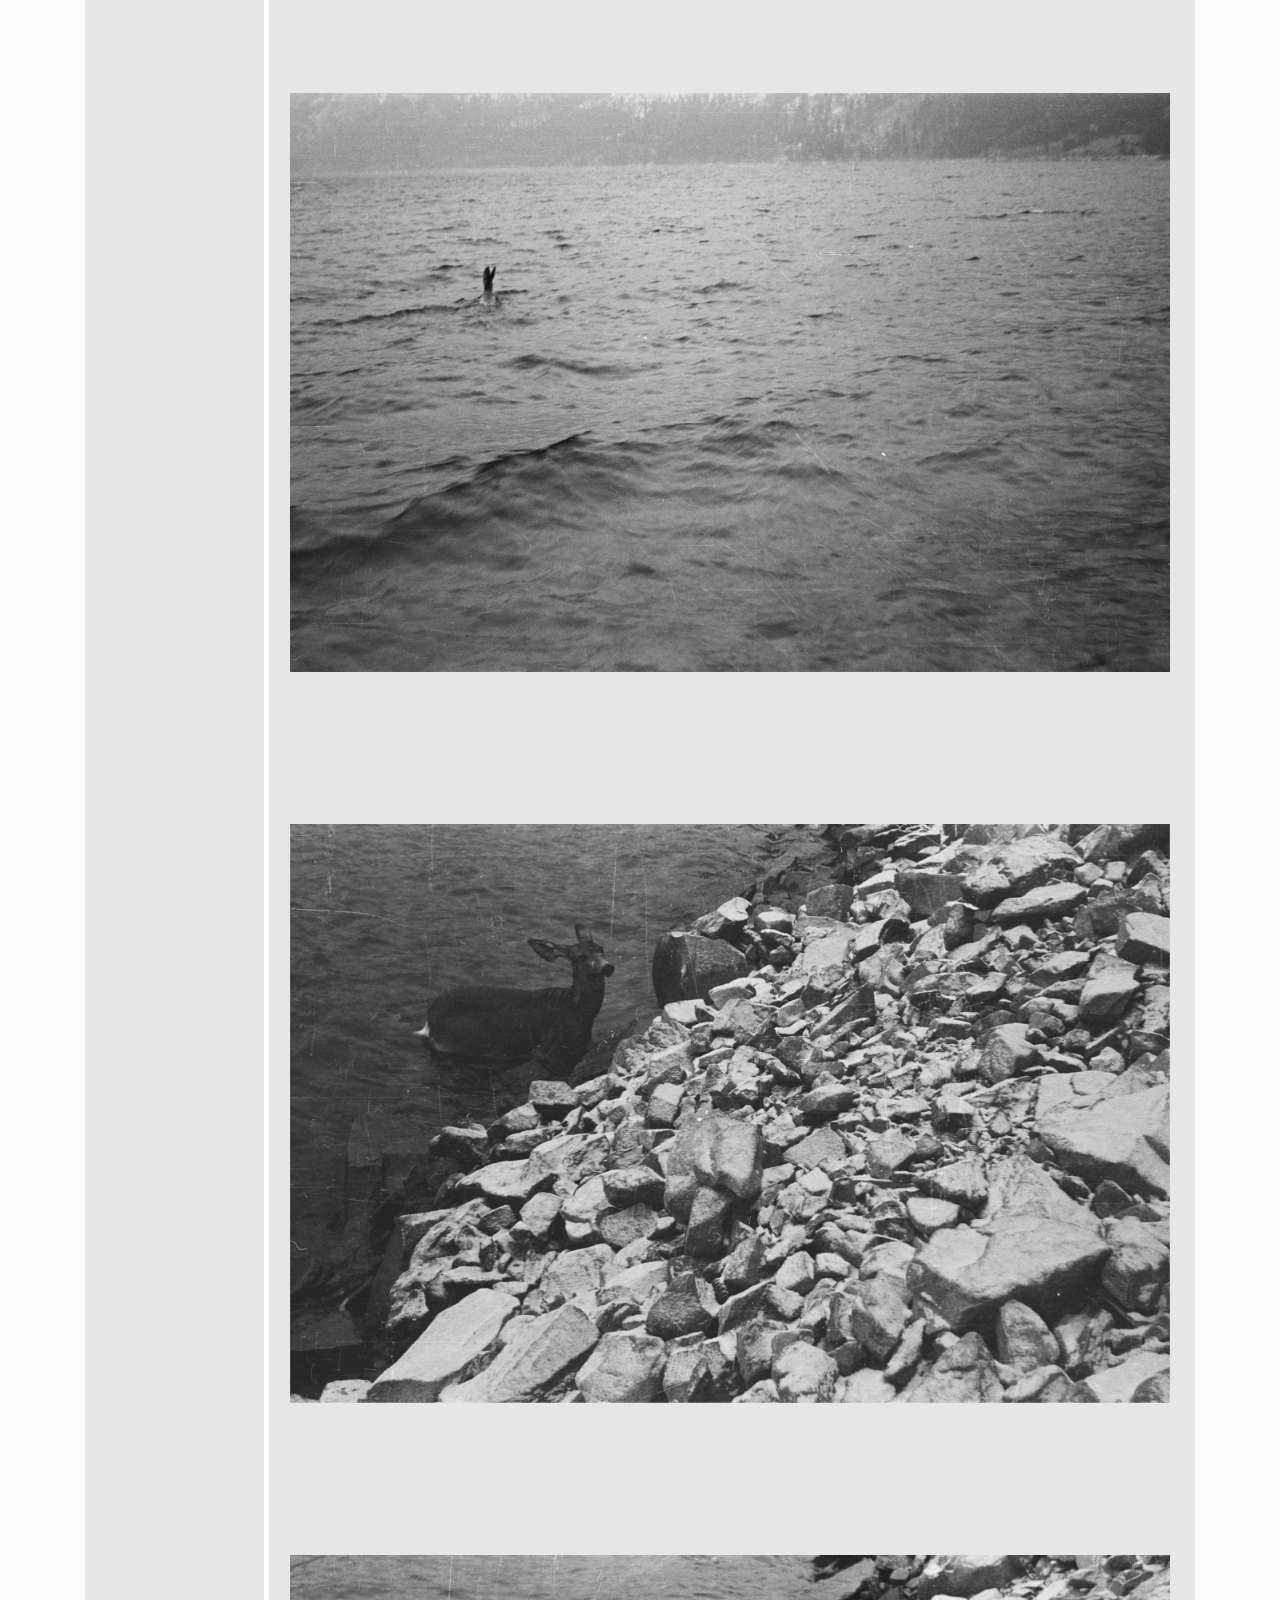
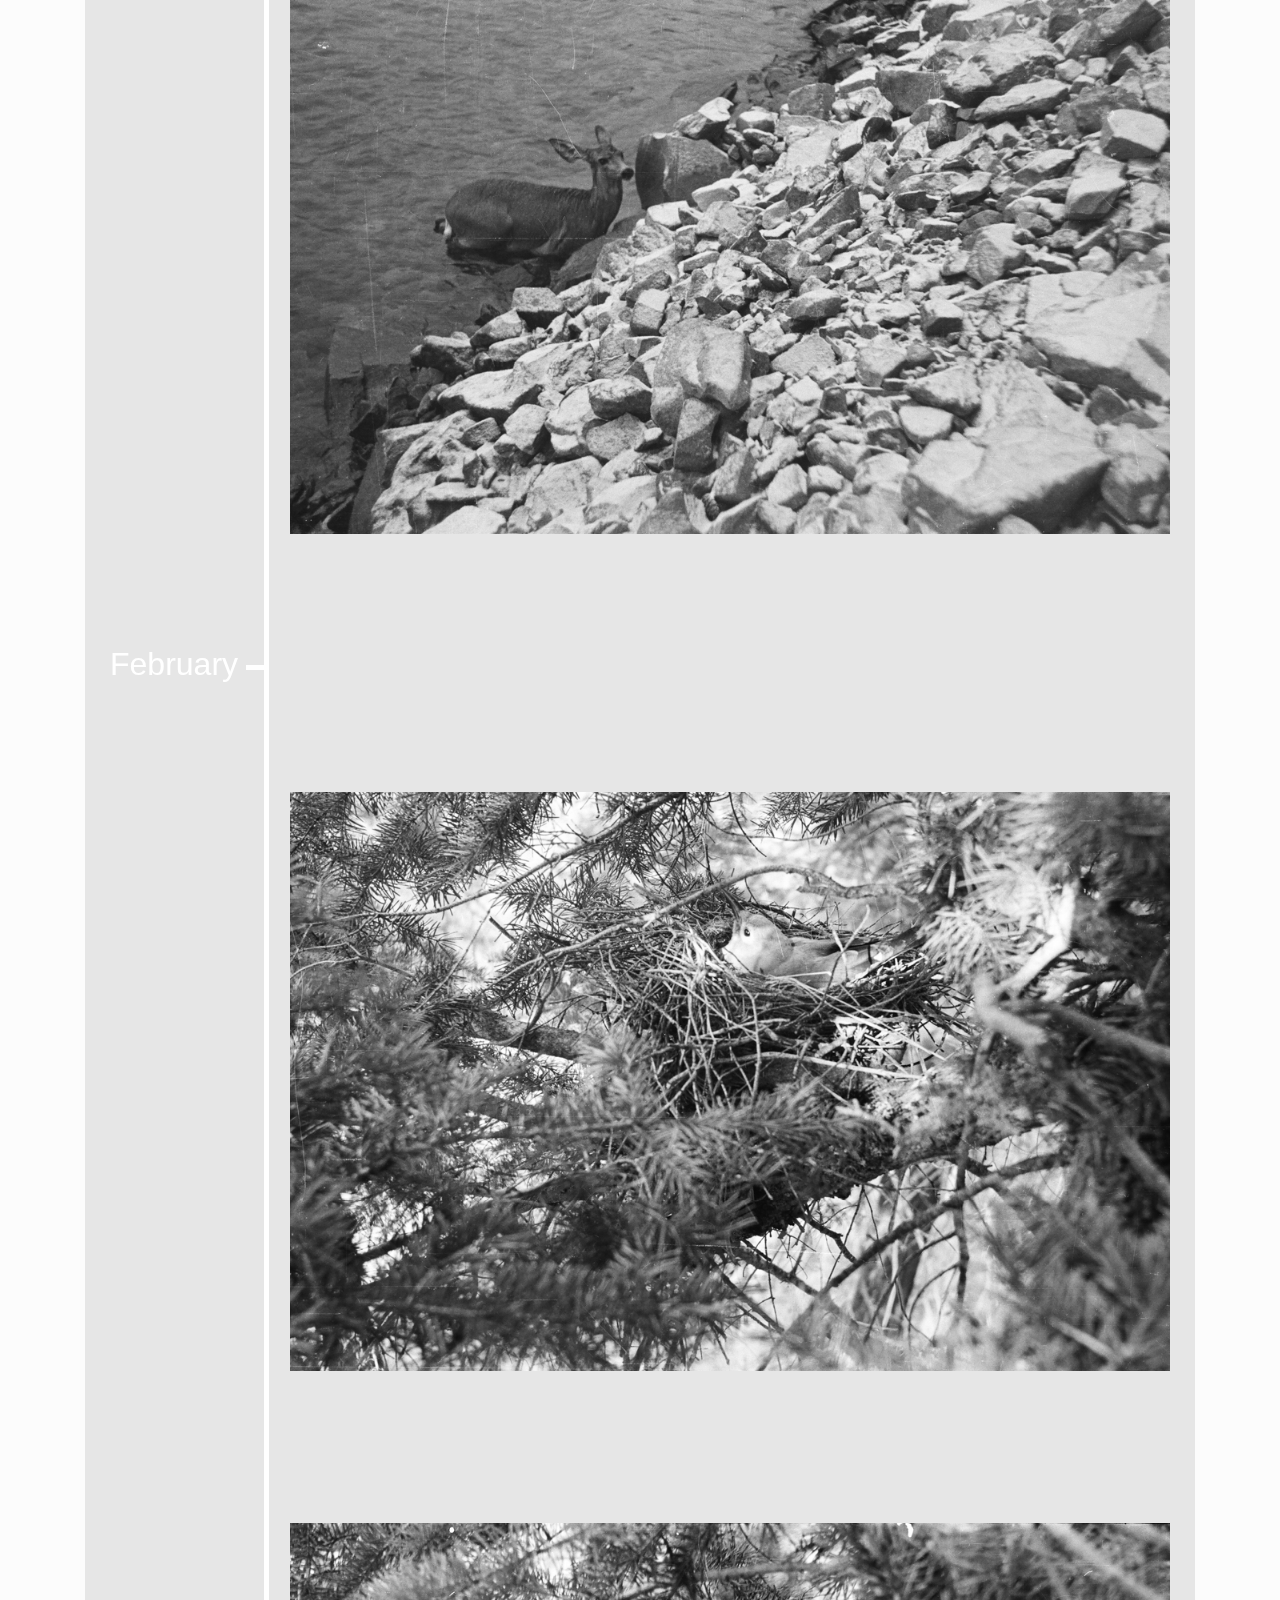
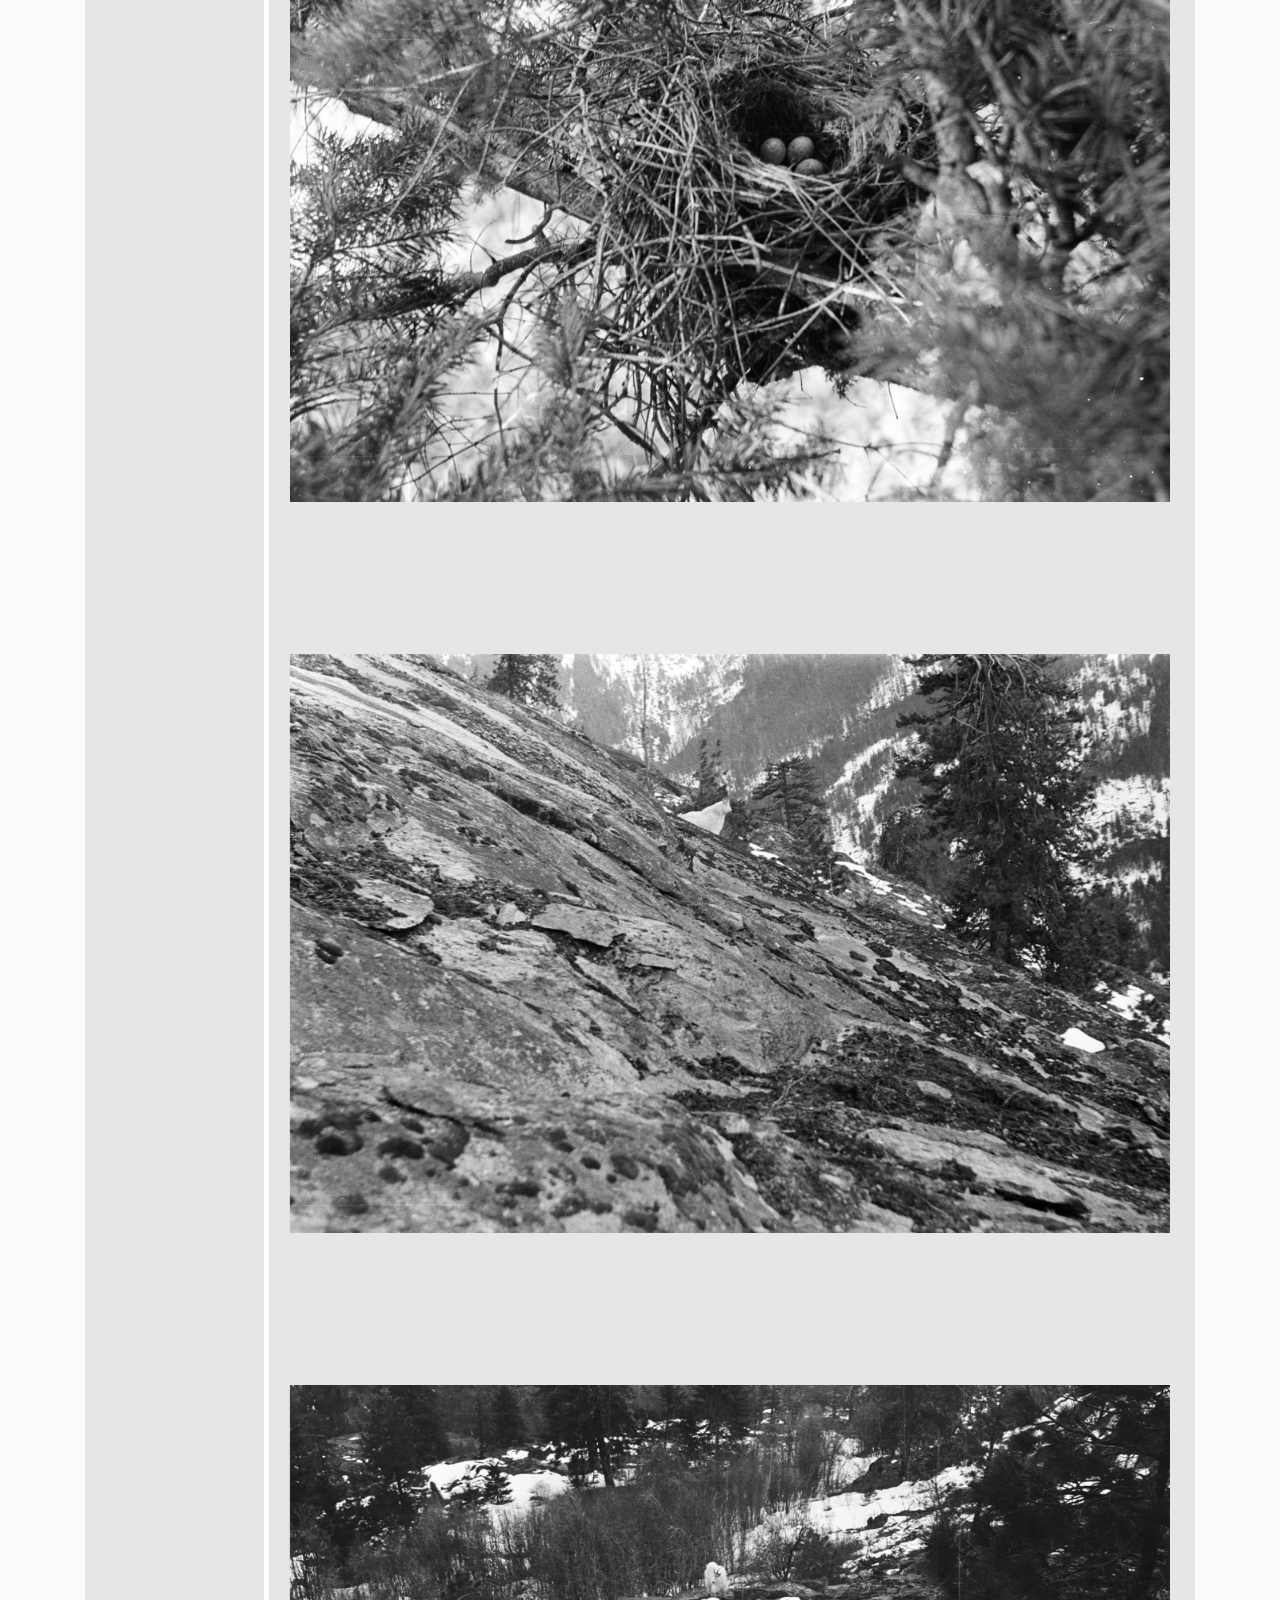
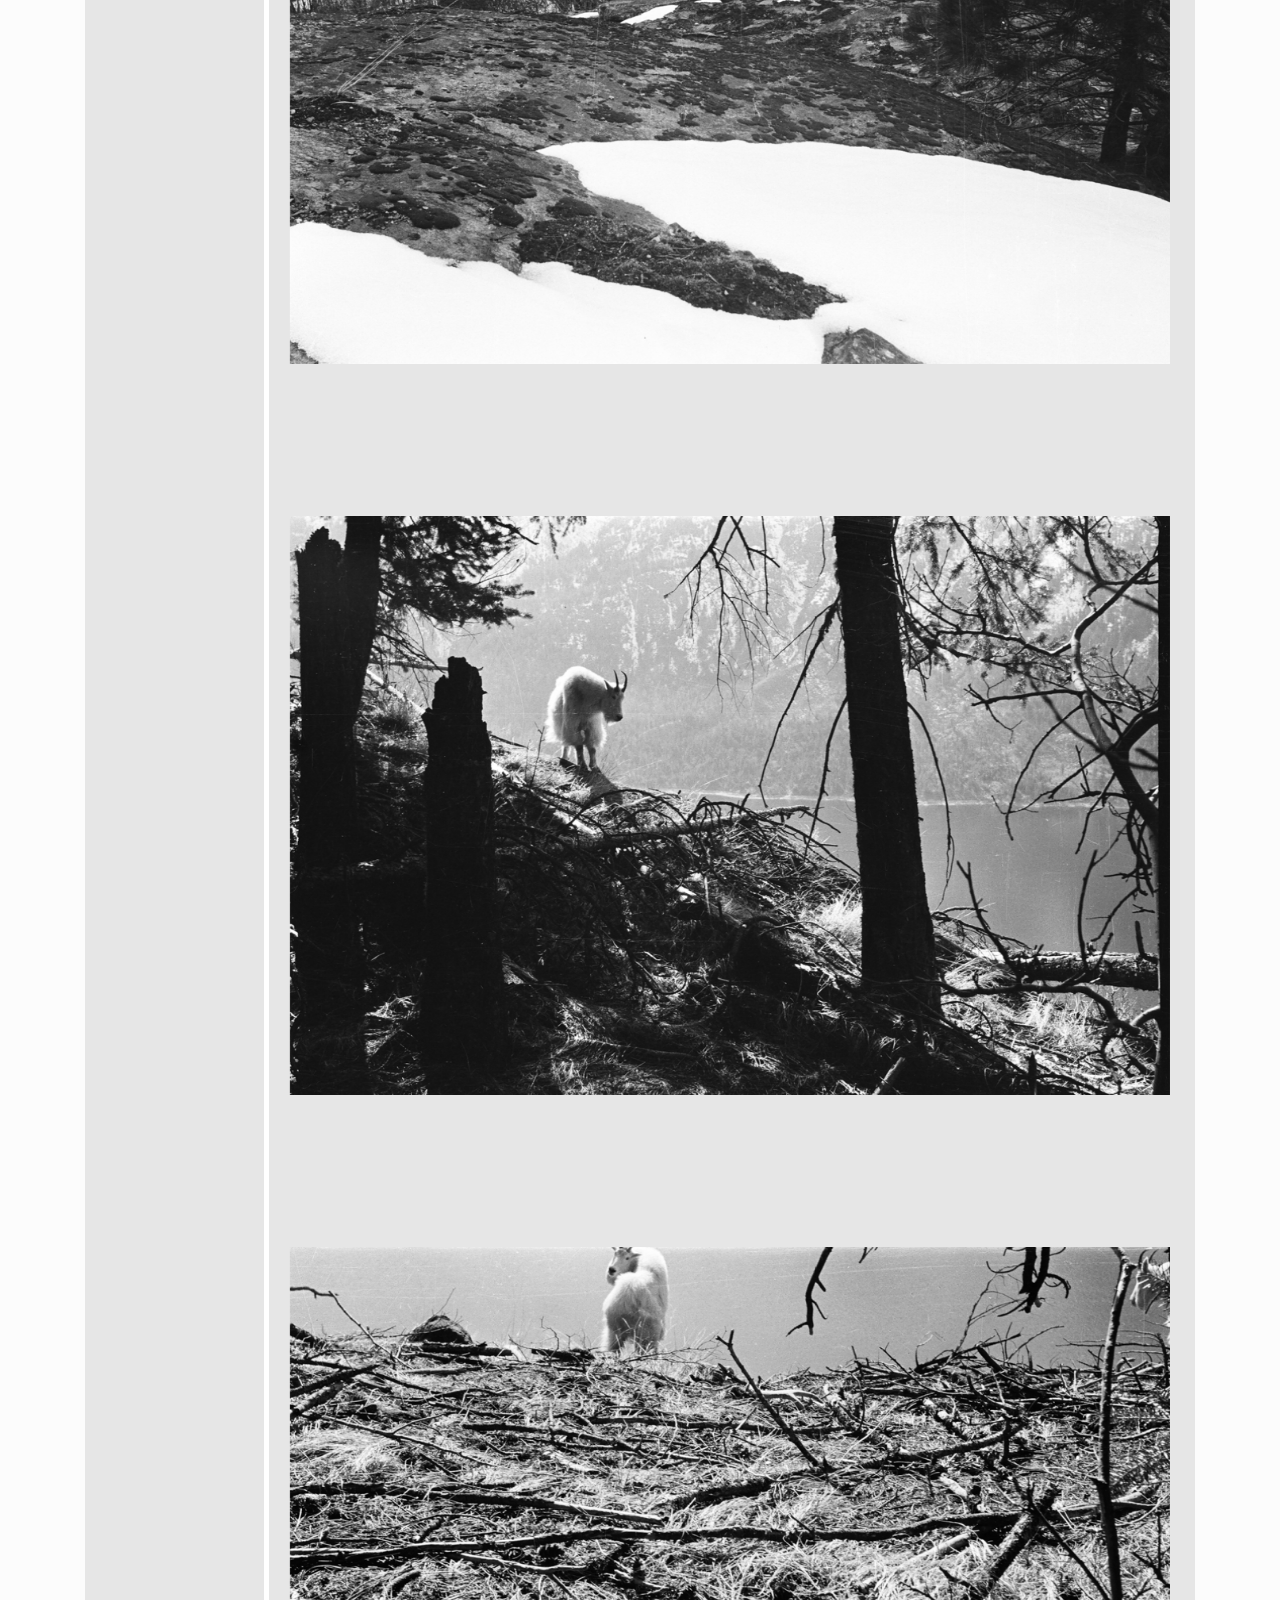
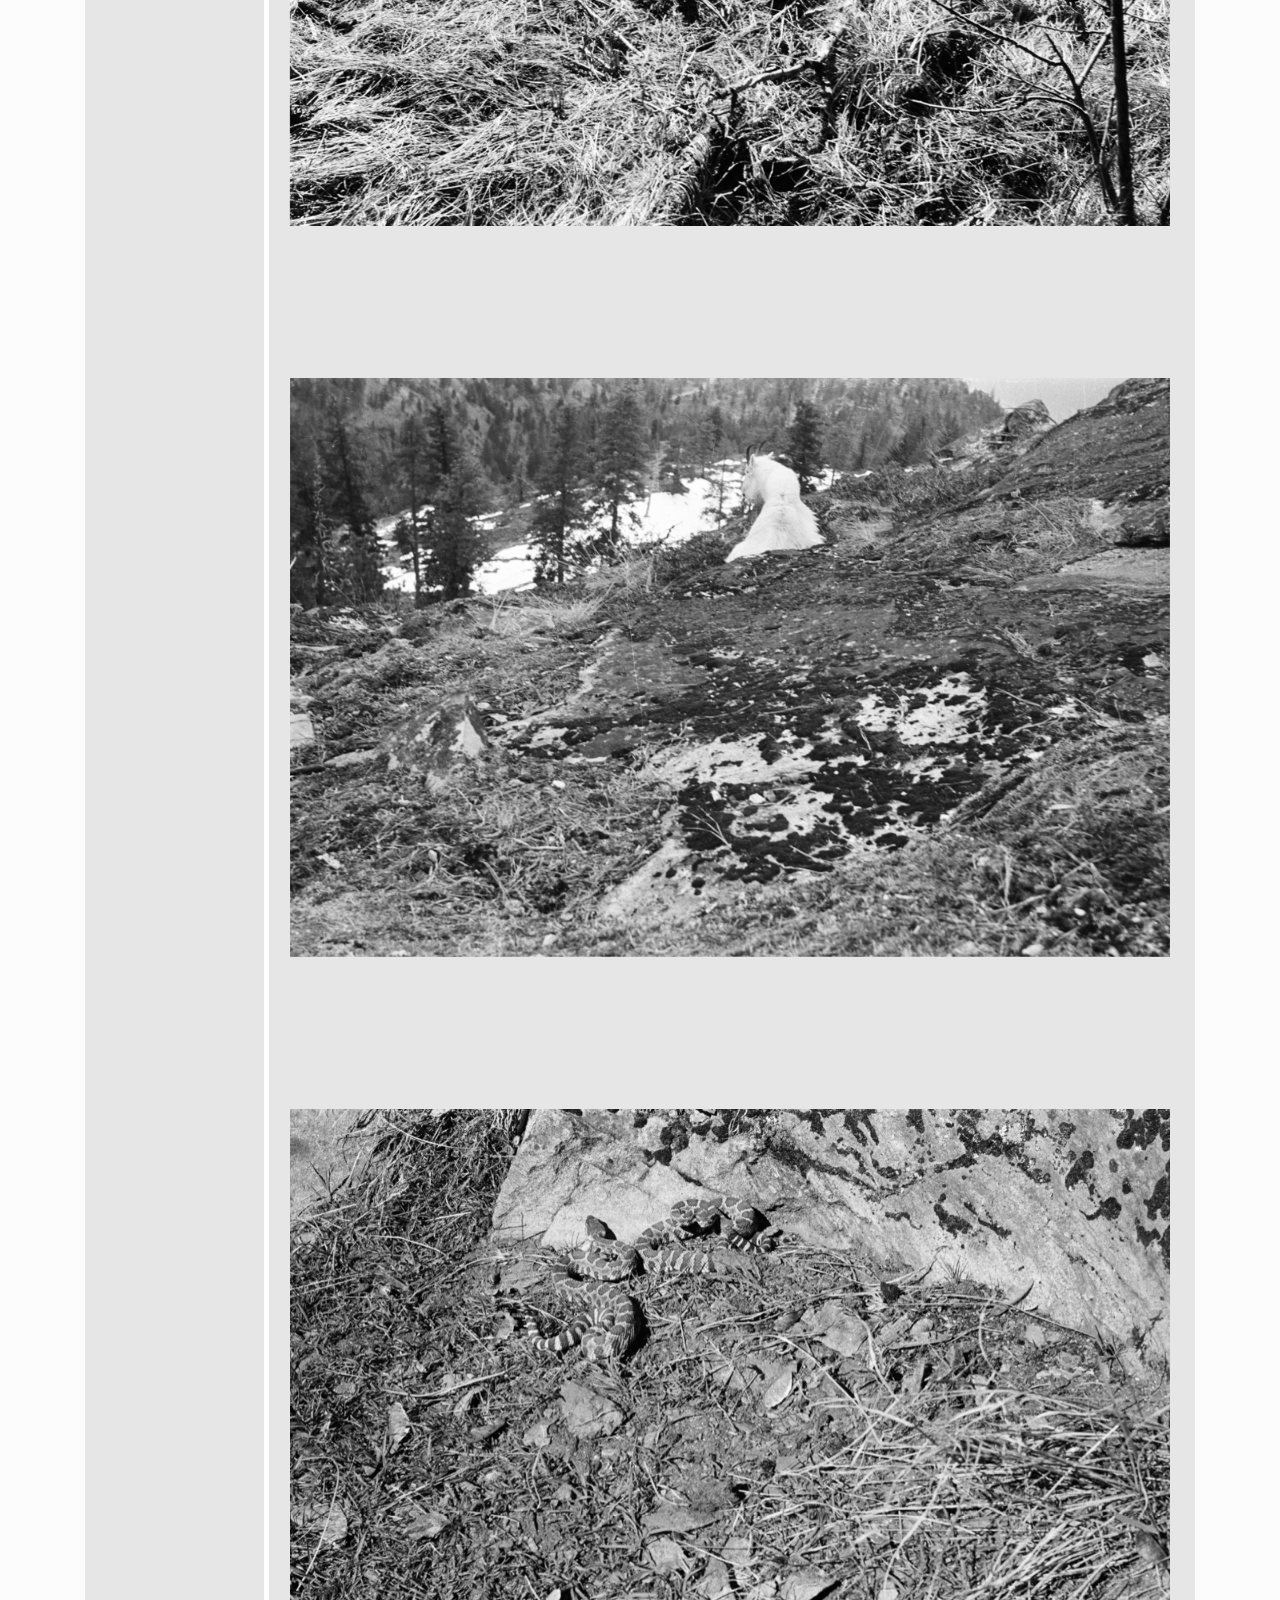
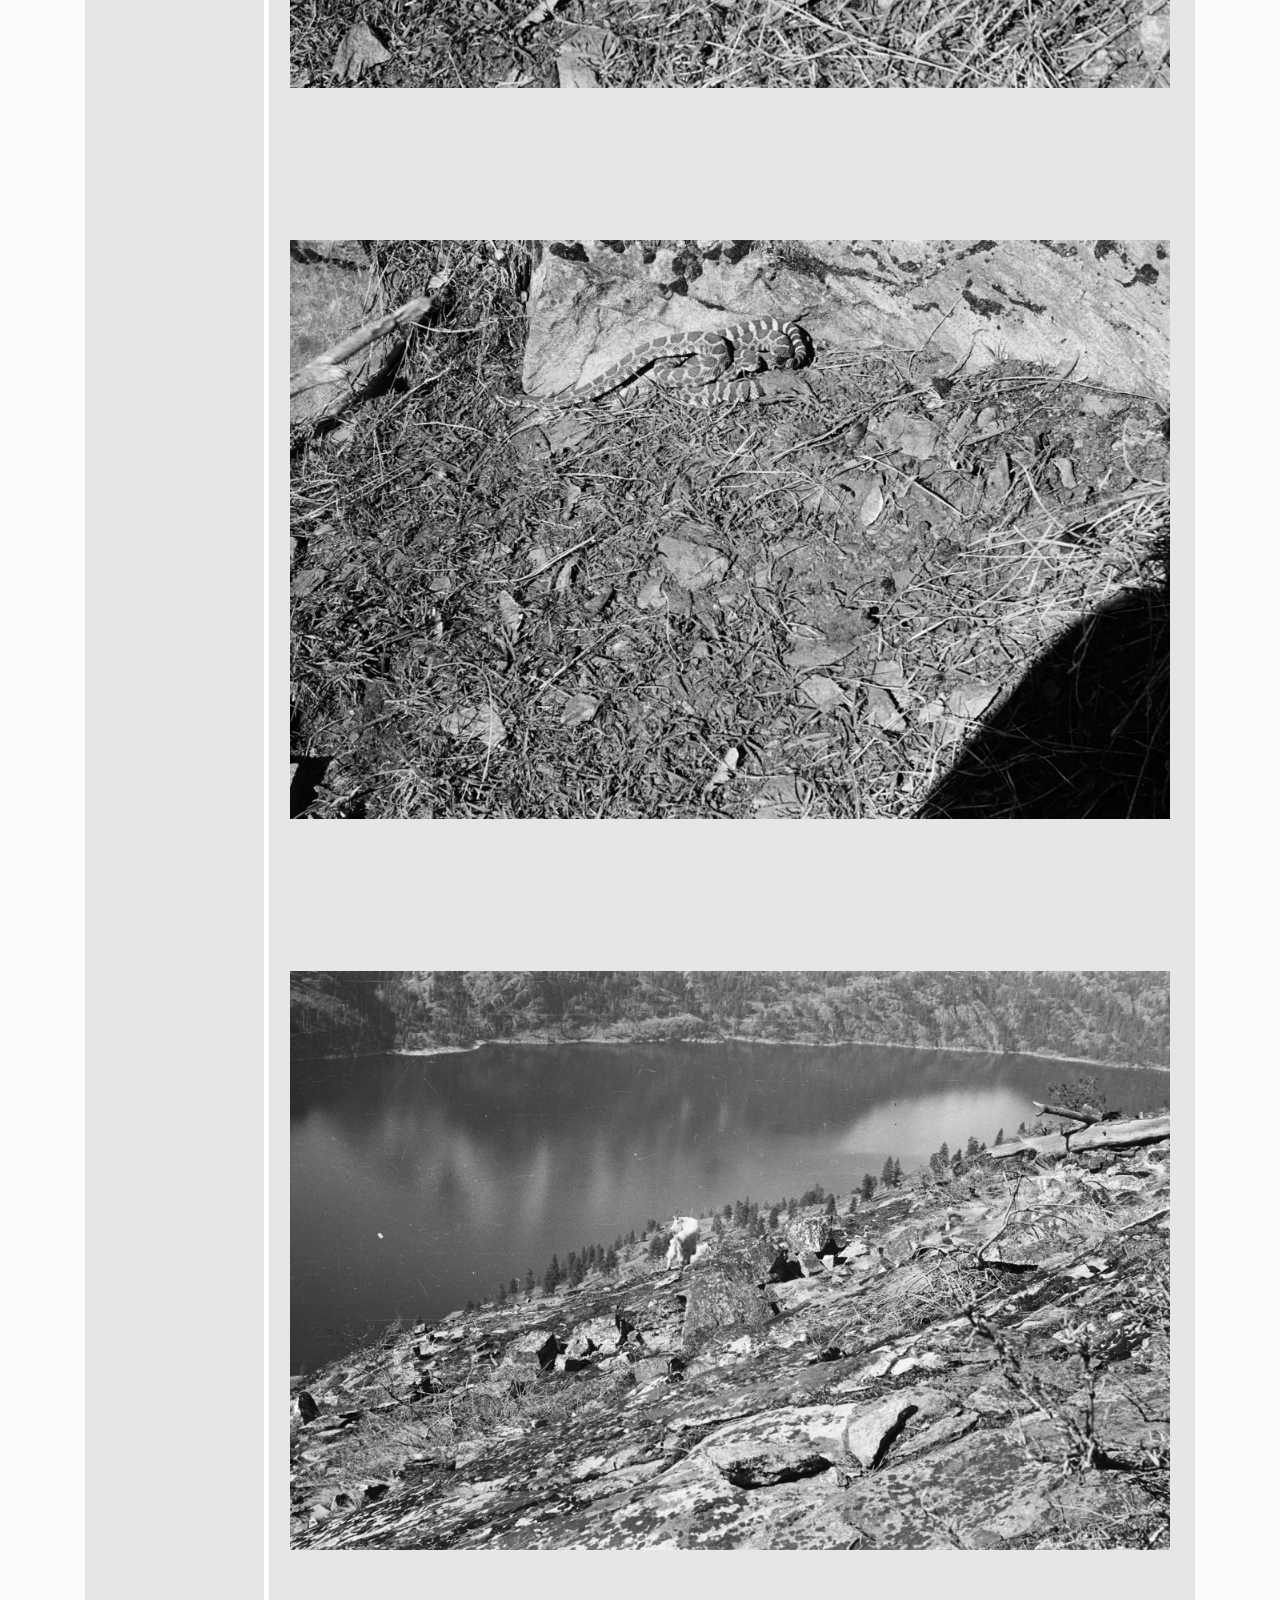
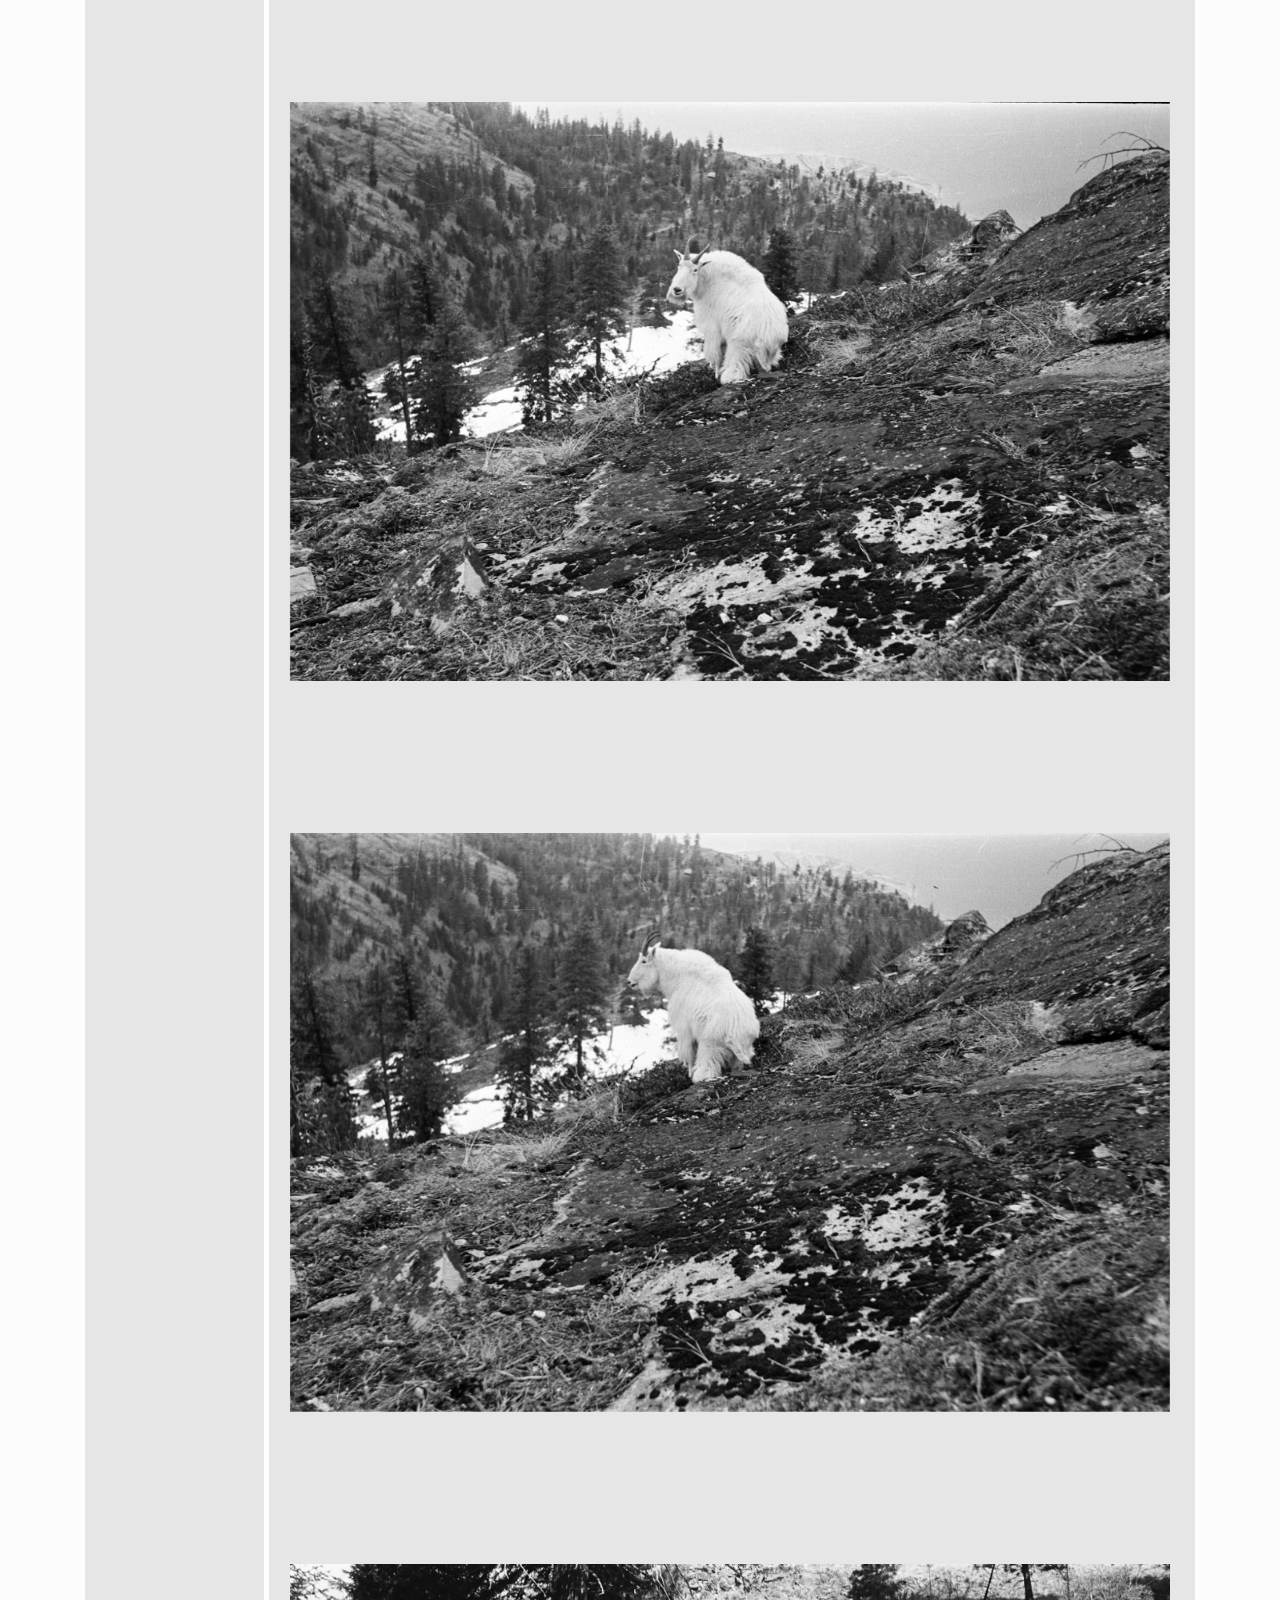
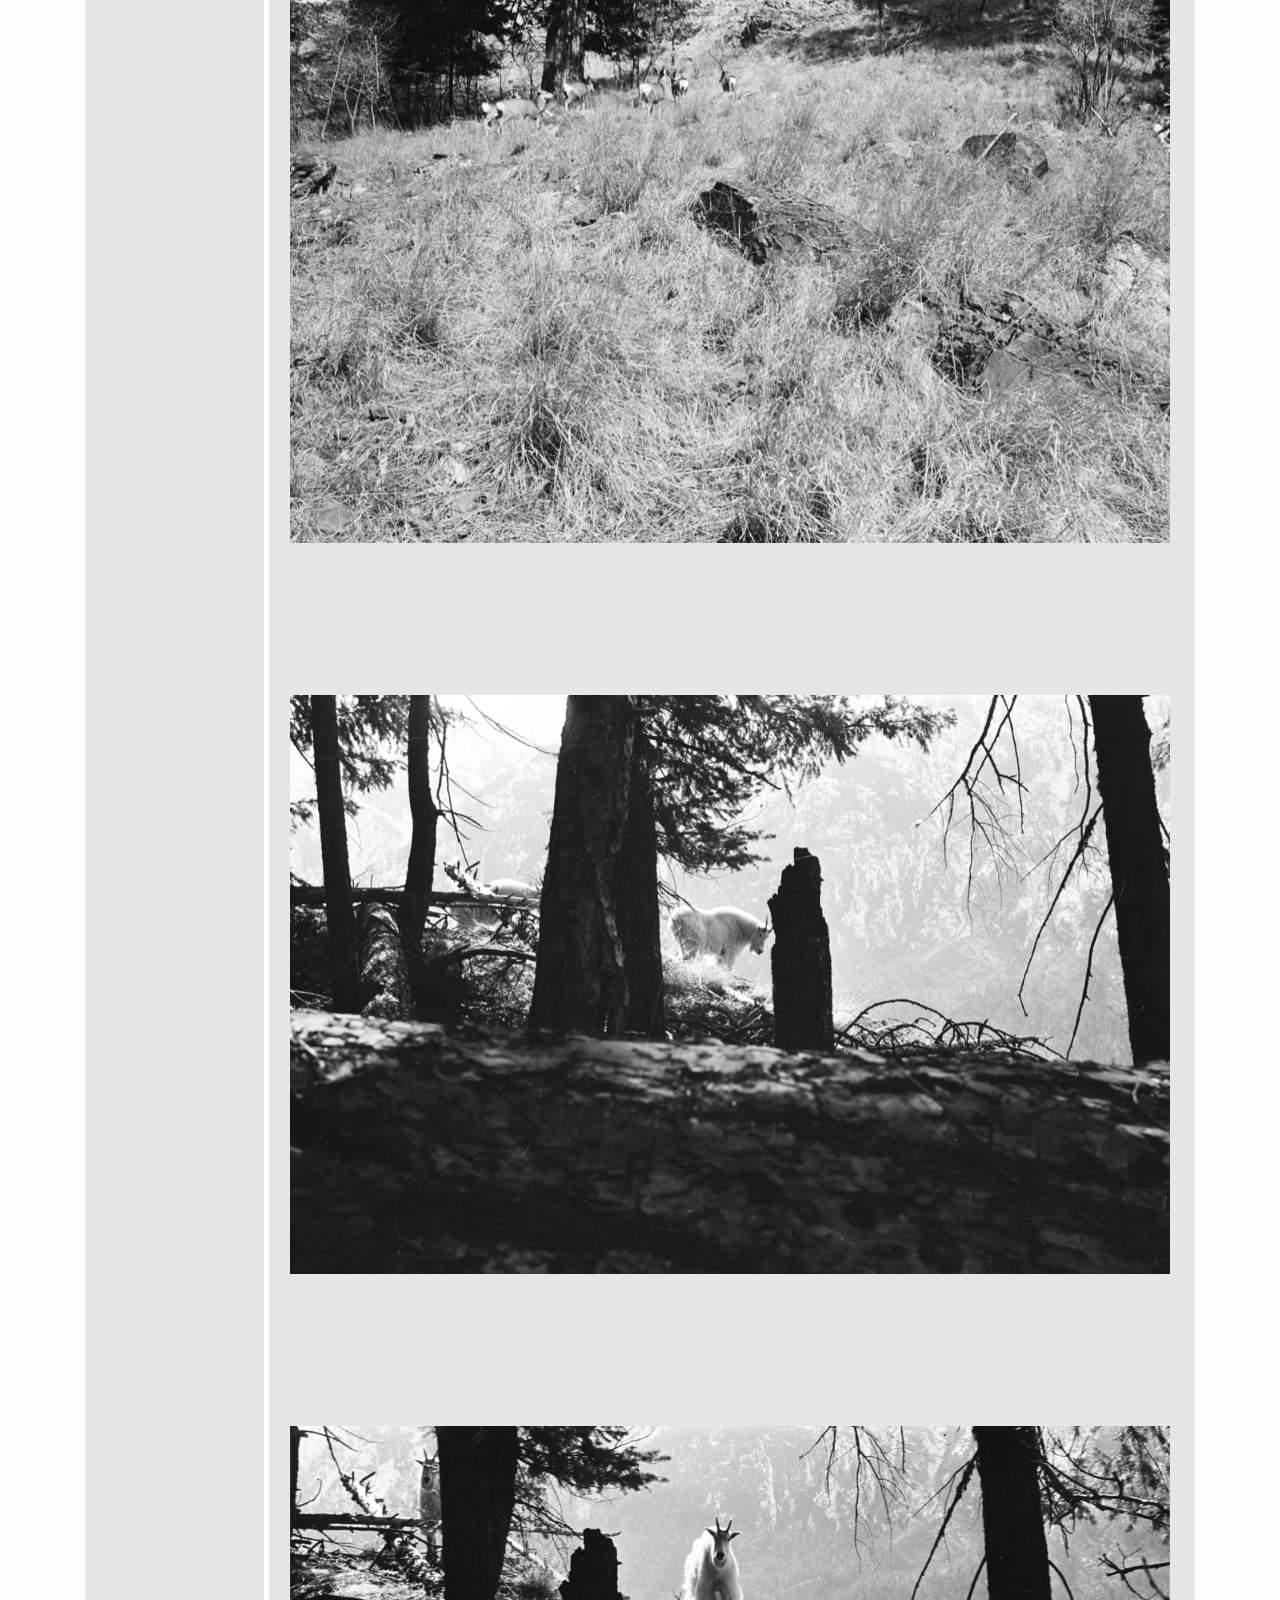
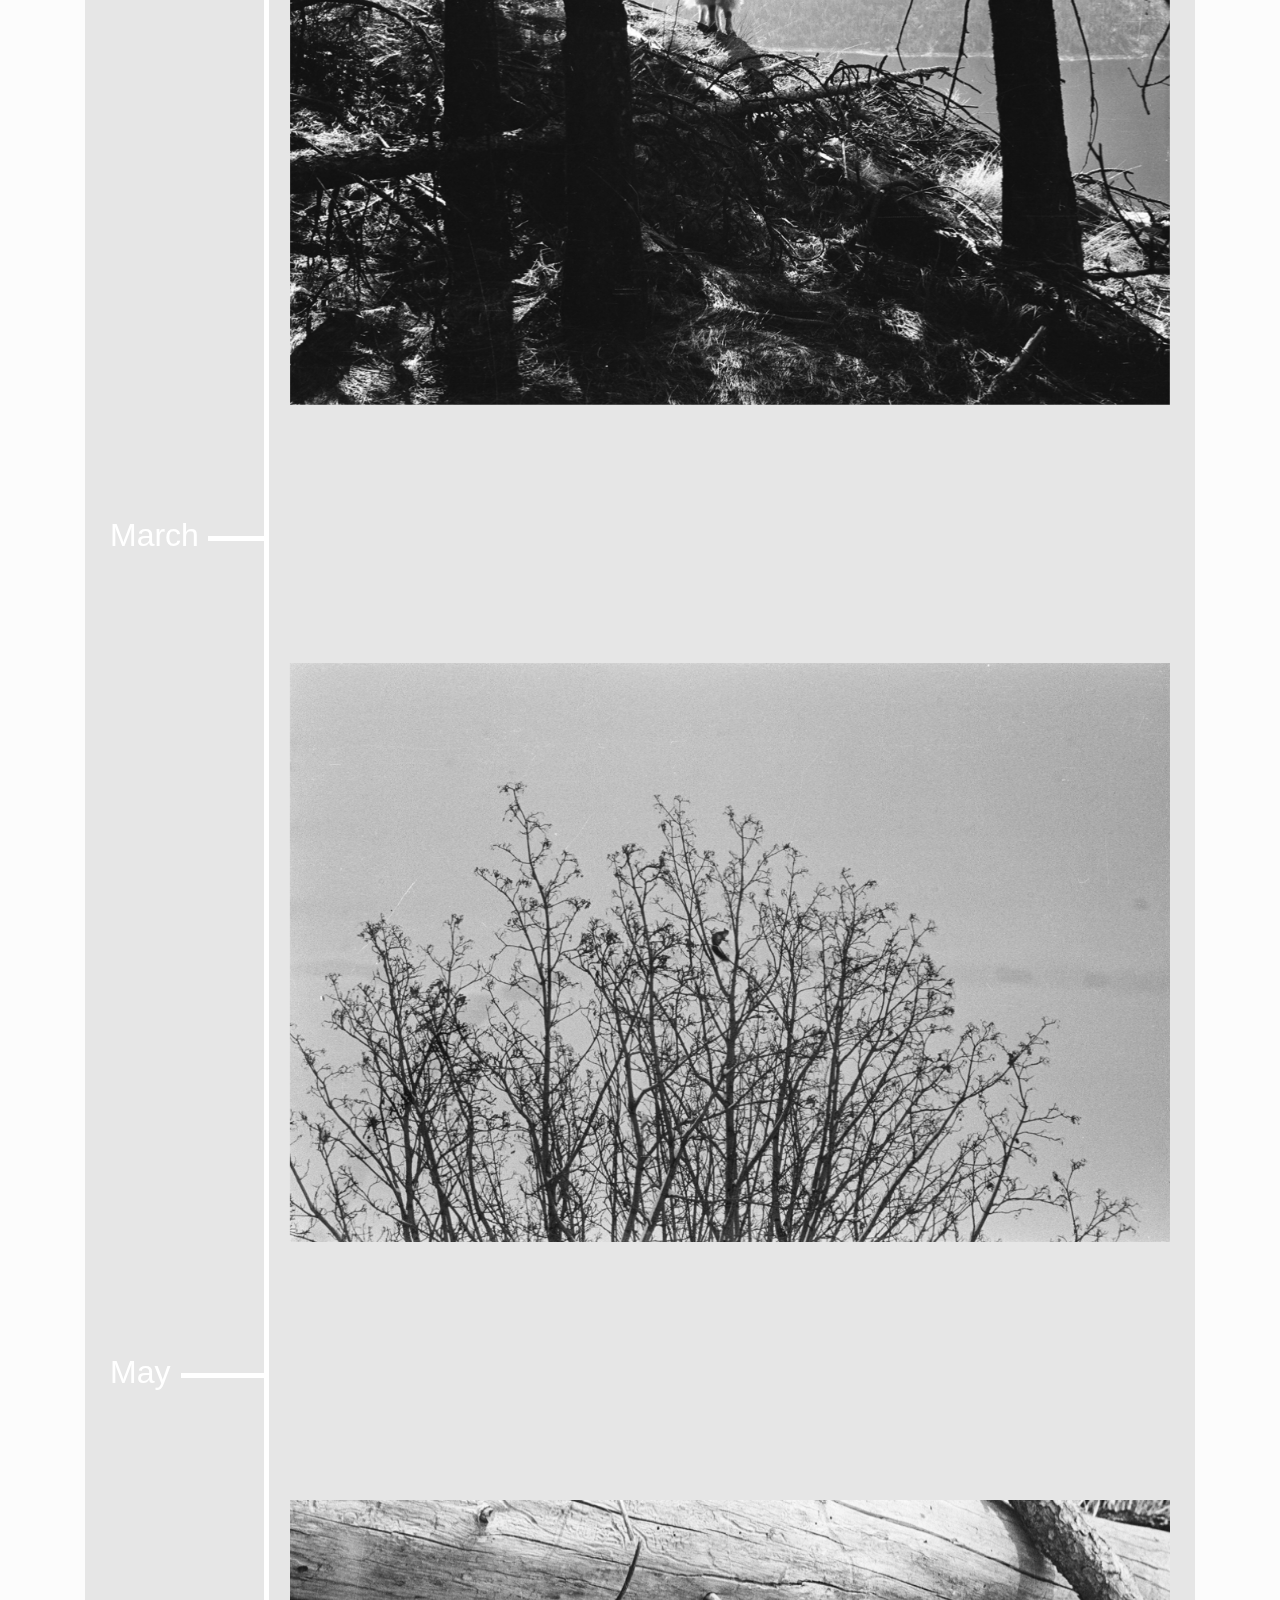
<file: projects/project-iii/index.html>
<!DOCTYPE html>
<html>
 <head>
   <meta charset="UTF-8">
 <meta name="viewport" content="width=device-width,initial-scale=1">
   <title>Grandfather's Animals</title>
 <link rel="stylesheet" href="style.css" type="text/css">
 </head>
 <body>
   <div class="banner">
     <img src="img/banner5.jpg" width="1100px" height="367px">
     </div>
   <h2>Grandfather's Animals</h2>
   <h2>1940&mdash;</h2>
    <div class="line">
      </div>
    <div class="shift">
      <div class="jan">
        <p>January</p>
      </div>
      <div class="janline">
        </div>
      <div class="janimg">
          <img src="img/jan/jan-1.jpg" width="1100px" height="723px">
          <img src="img/jan/jan-2.jpg" width="1100px" height="723px">
          <img src="img/jan/jan-3.jpg" width="1100px" height="723px">
          <img src="img/jan/jan-4.jpg" width="1100px" height="723px">
      </div>
      <div class="feb">
        <p>February</p>
      </div>
      <div class="febline">
        </div>
      <div class="febimg">
        <img src="img/feb/feb-1.jpg" width="1100px" height="723px">
        <img src="img/feb/feb-2.jpg" width="1100px" height="723px">
        <img src="img/feb/feb-3.jpg" width="1100px" height="723px">
        <img src="img/feb/feb-4.jpg" width="1100px" height="723px">
        <img src="img/feb/feb-5.jpg" width="1100px" height="723px">
        <img src="img/feb/feb-6.jpg" width="1100px" height="723px">
        <img src="img/feb/feb-7.jpg" width="1100px" height="723px">
        <img src="img/feb/feb-8.jpg" width="1100px" height="723px">
        <img src="img/feb/feb-9.jpg" width="1100px" height="723px">
        <img src="img/feb/feb-10.jpg" width="1100px" height="723px">
        <img src="img/feb/feb-11.jpg" width="1100px" height="723px">
        <img src="img/feb/feb-12.jpg" width="1100px" height="723px">
        <img src="img/feb/feb-13.jpg" width="1100px" height="723px">
        <img src="img/feb/feb-14.jpg" width="1100px" height="723px">
        <img src="img/feb/feb-15.jpg" width="1100px" height="723px">
        </div>
      <div class="mar">
        <p>March</p>
      </div>
      <div class="marline">
        </div>
      <div class="marimg">
        <img src="img/mar/mar-1.jpg" width="1100px" height="723px">
        </div>
      <div class="may">
        <p>May</p>
      </div>
      <div class="mayline">
        </div>
      <div class="mayimg">
        <img src="img/may/may-1.jpg" width="1100px" height="723px">
        <img src="img/may/may-2.jpg" width="1100px" height="723px">
        <img src="img/may/may-3.jpg" width="1100px" height="723px">
        <img src="img/may/may-4.jpg" width="1100px" height="723px">
        <img src="img/may/may-5.jpg" width="1100px" height="723px">
        <img src="img/may/may-6.jpg" width="1100px" height="723px">
        <img src="img/may/may-7.jpg" width="1100px" height="723px">
        <img src="img/may/may-8.jpg" width="1100px" height="723px">
        <img src="img/may/may-9.jpg" width="1100px" height="723px">
        <img src="img/may/may-10.jpg" width="1100px" height="723px">
        <img src="img/may/may-11.jpg" width="1100px" height="723px">
        <img src="img/may/may-12.jpg" width="1100px" height="723px">
        <img src="img/may/may-13.jpg" width="1100px" height="723px">
        <img src="img/may/may-14.jpg" width="1100px" height="723px">
        <img src="img/may/may-15.jpg" width="1100px" height="723px">
      </div>
      <div class="jun">
        <p>June</p>
      </div>
      <div class="junline">
        </div>
      <div class="junimg">
        <img src="img/jun/jun-1.jpg" width="1100px" height="723px">
        <img src="img/jun/jun-2.jpg" width="1100px" height="723px">
        <img src="img/jun/jun-3.jpg" width="1100px" height="723px">
        <img src="img/jun/jun-4.jpg" width="1100px" height="723px">
        <img src="img/jun/jun-5.jpg" width="1100px" height="723px">
        <img src="img/jun/jun-6.jpg" width="1100px" height="723px">
        <img src="img/jun/jun-7.jpg" width="1100px" height="723px">
        <img src="img/jun/jun-8.jpg" width="1100px" height="723px">
        <img src="img/jun/jun-9.jpg" width="1100px" height="723px">
        <img src="img/jun/jun-10.jpg" width="1100px" height="723px">
        <img src="img/jun/jun-11.jpg" width="1100px" height="723px">
        <img src="img/jun/jun-12.jpg" width="1100px" height="723px">
        <img src="img/jun/jun-13.jpg" width="1100px" height="723px">
        <img src="img/jun/jun-14.jpg" width="1100px" height="723px">
        <img src="img/jun/jun-15.jpg" width="1100px" height="723px">
        <img src="img/jun/jun-16.jpg" width="1100px" height="723px">
        <img src="img/jun/jun-17.jpg" width="1100px" height="723px">
        <img src="img/jun/jun-18.jpg" width="1100px" height="723px">
        <img src="img/jun/jun-19.jpg" width="1100px" height="723px">
        <img src="img/jun/jun-20.jpg" width="1100px" height="723px">
        <img src="img/jun/jun-21.jpg" width="1100px" height="723px">
        <img src="img/jun/jun-22.jpg" width="1100px" height="723px">
        <img src="img/jun/jun-23.jpg" width="1100px" height="723px">
        <img src="img/jun/jun-24.jpg" width="1100px" height="723px">
        <img src="img/jun/jun-25.jpg" width="1100px" height="723px">
        <img src="img/jun/jun-26.jpg" width="1100px" height="723px">
        <img src="img/jun/jun-27.jpg" width="1100px" height="723px">
        <img src="img/jun/jun-28.jpg" width="1100px" height="723px">
        <img src="img/jun/jun-29.jpg" width="1100px" height="723px">
        <img src="img/jun/jun-30.jpg" width="1100px" height="723px">
        <img src="img/jun/jun-31.jpg" width="1100px" height="723px">
        <img src="img/jun/jun-32.jpg" width="1100px" height="723px">
        <img src="img/jun/jun-33.jpg" width="1100px" height="723px">
        <img src="img/jun/jun-34.jpg" width="1100px" height="723px">
        <img src="img/jun/jun-35.jpg" width="1100px" height="723px">
        <img src="img/jun/jun-36.jpg" width="1100px" height="723px">
        <img src="img/jun/jun-37.jpg" width="1100px" height="723px">
        <img src="img/jun/jun-38.jpg" width="1100px" height="723px">
        <img src="img/jun/jun-39.jpg" width="1100px" height="723px">
        </div>
      <div class="jul">
        <p>July</p>
      </div>
      <div class="julline">
        </div>
      <div class="julimg">
        <img src="img/jul/jul-1.jpg" width="1100px" height="723px">
      </div>
    </div>

    <script
      src="https://code.jquery.com/jquery-3.3.1.js"
      integrity="sha256-2Kok7MbOyxpgUVvAk/HJ2jigOSYS2auK4Pfzbm7uH60="
      crossorigin="anonymous"></script>
    <script src="script.js"></script>
 </body>
</html>
</file>
<file: poster/style.css>
body {
  background: rgb(245, 245, 244);
  position: relative;
}
.container {
  max-height: 960px;
  max-width: 680px;
  display: grid;
  grid-template-columns: 68px 68px 68px 68px 68px 68px 68px 68px 68px 68px;
  grid-template-rows: 68px 68px 68px 68px 68px 68px 68px 68px 68px 68px 68px 68px 68px 68px;
  margin: 50px 50px;
}
@keyframes gray1 {
  0%   {left:0px; top:-33px;}
  25%  {left:136px; top:136px;}
  50%  {left:136px; top:136px;}
  75% {left:136px; top:136px;}
  100% {left:0px; top:-33px;}
}
.boxgray1 {
  width: 55px;
  height: 55px;
  background: rgb(136, 131, 135);
  grid-column-start: 6;
  grid-row-start: 5;
  position: relative;
  bottom: 33px;
  animation-name: gray1;
  animation-duration: 5s;
  animation-iteration-count: infinite;
}
@keyframes blue {
  0%   {left:20px; top:0px;}
  25%   {left:0px; top:0px;}
  50%  {left:68px; top:-68px;}
  75%  {left:68px; top:0px;}
  100% {left:20px; top:0px;}
}
.boxblue {
  width: 55px;
  height: 55px;
  background: rgb(50, 85, 143);
  grid-column-start: 3;
  grid-row-start: 7;
  position: relative;
  left: 20px;
  animation-name: blue;
  animation-duration: 5s;
  animation-iteration-count: infinite;
}
@keyframes black1 {
  0%   {left:7px; top:0px;}
  25%  {left:-68px; top:-68px;}
  50%  {left:-68px; top:-68px;}
  75% {left:-68px; top:-68px;}
  100% {left:7px; top:0px;}
}
.boxblack1 {
  width: 55px;
  height: 55px;
  background: rgb(21, 25, 28);
  grid-column-start: 4;
  grid-row-start: 7;
  position: relative;
  left: 7px;
  animation-name: black1;
  animation-duration: 5s;
  animation-iteration-count: infinite;
}
.boxred {
  width: 55px;
  height: 55px;
  background: rgb(187, 36, 55);
  grid-column-start: 6;
  grid-row-start: 7;
}
@keyframes black2 {
  0%   {left:30px; top:0px;}
  25%  {left:-68px; top:-68px;}
  50%  {left:-68px; top:-68px;}
  75% {left:-68px; top:-68px;}
  100% {left:30px; top:0px;}
}
.boxblack2 {
  width: 55px;
  height: 55px;
  background: rgb(21, 25, 28);
  grid-column-start: 7;
  grid-row-start: 7;
  position: relative;
  left: 30px;
  animation-name: black2;
  animation-duration: 5s;
  animation-iteration-count: infinite;
}
@keyframes yellow {
  0%   {left:5px; top:0px;}
  25%  {left:-68px; top:-68px;}
  50%  {left:-134px; top:-68px;}
  75% {left:5px; top:0px;}
  100% {left:5px; top:0px;}
}
.boxyellow {
  width: 55px;
  height: 55px;
  background: rgb(215, 188, 75);
  grid-column-start: 9;
  grid-row-start: 7;
  position: relative;
  left: 5px;
  animation-name: yellow;
  animation-duration: 5s;
  animation-iteration-count: infinite;
}
@keyframes gray2 {
  0%   {left:0px; top:1px;}
  25%  {left:-68px; top:-68px;}
  50%  {left:-68px; top:-68px;}
  75% {left:-68px; top:-68px;}
  100% {left:0px; top:1px;}
}
.boxgray2 {
  width: 55px;
  height: 55px;
  background: rgb(136, 131, 135);
  grid-column-start: 6;
  grid-row-start: 8;
  position: relative;
  top: 1px;
  position: relative;
  animation-name: gray2;
  animation-duration: 5s;
  animation-iteration-count: infinite;
}
h1 {
  font-family: Arial, Helvetica, sans-serif;
  font-size: 2em;
  letter-spacing: -1.5px;
  font-weight: 700;
  color: rgb(21, 25, 28);
  grid-column-start: 1;
  grid-column-end: 4;
  grid-row-start: 1;
  position: relative;
  top: 15px;
  left: 10px;
}
.bigpeople {
  font-family: Arial, Helvetica, sans-serif;
  font-size: 2em;
  letter-spacing: -1.5px;
  line-height: 36px;
  font-weight: 700;
  color: rgb(21, 25, 28);
  grid-column-start: 1;
  grid-column-end: 7;
  grid-row-start: 11;
  position: relative;
  bottom: 30px;
  left: 10px;
}
.sparselines {
  font-family: Arial, Helvetica, sans-serif;
  font-size: 0.58em;
  font-weight: 700;
  line-height: 10px;
  color: rgb(21, 25, 28);
  grid-column-start: 6;
  grid-column-end: 8;
  grid-row-start: 11;
}
.smalltext {
  font-family: Arial, Helvetica, sans-serif;
  font-size: 0.58em;
  font-weight: 700;
  line-height: 10px;
  color: rgb(21, 25, 28);
  grid-column-start: 7;
  grid-column-end: 10;
  grid-row-start: 11;
  position: relative;
  left: 30px;
}
</file>
<file: readings/style.css>
html, body, div, span, h1, h2, h3, h4, h5, h6, p, pre,
a, img, var, ul, li,{
	margin: 0;
	padding: 0;
	border: 0;
	font-size: 100%;
	font: inherit;
	vertical-align: baseline;
}

html{
  margin-top: 25px;
  background-color: rgb(15,15,15);
}

body{
  width: 1100px;
  display: grid;
  grid-template-columns: 1fr 250px 250px 250px 250px 1fr;
  grid-template-rows: 1fr 500px 500px 1fr;
  grid-gap: 40px;
  font-family: Helvetica, Arial, sans-serif;
	line-height: 1.15em;
  color: rgb(250,250,250);
  margin: 0 auto;
}
h1{
  font-size: 47px;
	line-height: 1.1em;
	padding-right: 4px;
  position: relative;
  bottom: 20px;
}
a{
  font-size: 24px;
  color: inherit;
}
.title{
  grid-column-start: 1;
  grid-row-start: 1;
}
.one{
  grid-column-start: 2;
  grid-row-start: 1;
}
.two{
  grid-column-start: 3;
  grid-row-start: 1;
	position: relative;
	padding-right: 3px;
}
.three{
  grid-column-start: 4;
  grid-row-start: 1;
}
.four{
  grid-column-start: 1;
  grid-row-start: 2;
}
.five{
  grid-column-start: 2;
  grid-row-start: 2;
}
.six{
  grid-column-start: 3;
  grid-row-start: 2;
}
.seven{
  grid-column-start: 4;
  grid-row-start: 2;
}
@media only screen and (max-width: 812px) {
	body{
    display: block;
    width: 250px;
  }
}
</file>
<file: projects/project-ii/style.css>
body {
  display: grid;
  grid-template-columns: 1000px 1000px 1000px 1000px 1000px 1000px 1000px 1000px 1000px;
  grid-template-rows: 1000px 1000px 1000px 1000px 1000px 1000px 1000px 1000px 1000px;
  padding: 0px;
  margin: 100px;
}

.one{
  grid-column-start: 1;
  grid-row-start: 1;
  position: relative;
  transform: rotate(-90deg);
  top: -500px;
}
.two{
  grid-column-start: 1;
  grid-row-start: 1;
  position: relative;
  top: 500px;
  left: 2px;
}
.three{
  grid-column-start: 1;
  grid-row-start: 2;
  position: relative;
  top: 200px;
  left: 1px;
}
.four{
  grid-column-start: 1;
  grid-row-start: 2;
  position: relative;
  transform: rotate(180deg);
  top: 599px;
  left: -506px;
}
.five{
  grid-column-start: 1;
  grid-row-start: 3;
  position: relative;
  transform: rotate(90deg);
  top: 100px;
  left: 193px;
}
.six{
  grid-column-start: 2;
  grid-row-start: 3;
  position: relative;
  transform: rotate(90deg);
  top: 100px;
  left: -110px;
}
.seven{
  grid-column-start: 1;
  grid-row-start: 1;
  position: relative;
  transform: rotate(-90deg);
  top: -492px;
  left: 699px;
}
.eight{
  grid-column-start: 2;
  grid-row-start: 3;
  position: relative;
  transform: rotate(90deg);
  top: 110px;
  left: 585px;
}
.nine{
  grid-column-start: 3;
  grid-row-start: 3;
  position: relative;
  top: -590px;
  left: 92px;
}
.ten{
  grid-column-start: 2;
  grid-row-start: 1;
  position: relative;
  transform: rotate(-90deg);
  top: -492px;
  left: 399px;
}
.eleven{
  grid-column-start: 2;
  grid-row-start: 2;
  position: relative;
  transform: rotate(-90deg);
  top: -97px;
  left: 398px;
}
.twelve{
  grid-column-start: 2;
  grid-row-start: 2;
  position: relative;
  transform: rotate(180deg);
  top: 400px;
  left: -100px;
}
.thirteen{
  grid-column-start: 2;
  grid-row-start: 2;
  position: relative;
  transform: rotate(180deg);
  top: 1000px;
  left: -99px;
}
.fourteen{
  grid-column-start: 3;
  grid-row-start: 1;
  position: relative;
  top: 7px;
}
.fifteen{
  grid-column-start: 3;
  grid-row-start: 2;
  position: relative;
  transform: rotate(90deg);
  top: -300px;
  left: -506px;
}
.sixteen{
  grid-column-start: 2;
  grid-row-start: 2;
  position: relative;
  transform: rotate(90deg);
  top: -307px;
  left: -200px;
}
.seventeen{
  grid-column-start: 1;
  grid-row-start: 1;
  position: relative;
  transform: rotate(-90deg);
  top: 185px;
  left: 650px;
}
.eighteen{
  grid-column-start: 2;
  grid-row-start: 3;
  position: relative;
  transform: rotate(180deg);
  top: 695px;
  left: -105px;
}

.nineteen{
  grid-column-start: 3;
  grid-row-start: 4;
  position: relative;
  transform: rotate(-90deg);
  top: -307px;
  left: -150px;
}
.twenty{
  grid-column-start: 3;
  grid-row-start: 4;
  position: relative;
  transform: rotate(-90deg);
  top: -306px;
  left: 547px;
}
.twentyone{
  grid-column-start: 4;
  grid-row-start: 4;
  position: relative;
  transform: rotate(-90deg);
  top: -307px;
  left: 240px;
}
.twentytwo{
  grid-column-start: 5;
  grid-row-start: 4;
  position: relative;
  transform: rotate(-90deg);
  top: -306px;
  left: -95px;
}
.twentythree{
  grid-column-start:5;
  grid-row-start: 4;
  position: relative;
  transform: rotate(-90deg);
  top: -307px;
  left: 550px;
}
.twentyfour{
  grid-column-start:6;
  grid-row-start: 4;
  position: relative;
  transform: rotate(-90deg);
  top: -307px;
  left: 245px;
}
.twentyfive{
  grid-column-start:7;
  grid-row-start: 4;
  position: relative;
  transform: rotate(90deg);
  top: 195px;
  left: -362px;
}
.twentysix{
  grid-column-start:1;
  grid-row-start: 2;
  position: relative;
  transform: rotate(180deg);
  top: -150px;
  left: 150px;
}
.twentyseven{
  grid-column-start:1;
  grid-row-start: 3;
  position: relative;
  transform: rotate(180deg);
  top: -455px;
  left: 150px;
  z-index: -1
}
.twentyeight{
  grid-column-start:1;
  grid-row-start: 3;
  position: relative;
  transform: rotate(180deg);
  top: 0px;
  left: 150px;
  z-index: -1
}
.twentynine{
  grid-column-start:1;
  grid-row-start: 4;
  position: relative;
  transform: rotate(180deg);
  top: -310px;
  left: 150px;
}
.thirty{
  grid-column-start:1;
  grid-row-start: 4;
  position: relative;
  transform: rotate(180deg);
  top: 380px;
  left: 150px;
}
.thirtyone{
  grid-column-start:1;
  grid-row-start: 5;
  position: relative;
  transform: rotate(180deg);
  top: -20px;
  left: 151px;
}
.thirtytwo{
  grid-column-start:2;
  grid-row-start: 6;
  position: relative;
  top: -40px;
  left: -349px;
}
.thirtythree{
  grid-column-start:2;
  grid-row-start: 6;
  position: relative;
  top: 655px;
  left: -356px;
}
.thirtyfour{
  grid-column-start:1;
  grid-row-start: 7;
  position: relative;
  transform: rotate(180deg);
  top: 10px;
  left: 145px;
}
.thirtyfive{
  grid-column-start:1;
  grid-row-start: 7;
  position: relative;
  transform: rotate(180deg);
  top: 700px;
  left: 139px;
}
.thirtysix{
  grid-column-start:2;
  grid-row-start: 8;
  position: relative;
  transform: rotate(90deg);
  top: 206px;
  left: -200px;
}
.thirtyseven{
  grid-column-start:2;
  grid-row-start: 8;
  position: relative;
  top: -400px;
  left: 300px;
}
.thirtyeight{
  grid-column-start:2;
  grid-row-start: 7;
  position: relative;
  transform: rotate(-90deg);
  top: -250px;
  left: 298px;
}
.thirtynine{
  grid-column-start:3;
  grid-row-start: 7;
  position: relative;
  transform: rotate(-90deg);
  top: -242px;
  left: -30px;
}
.fourty{
  grid-column-start:3;
  grid-row-start: 7;
  position: relative;
  transform: rotate(90deg);
  top: 257px;
  left: 325px;
}
.fourtyone{
  grid-column-start:4;
  grid-row-start: 7;
  position: relative;
  top: 257px;
  left: 320px;
}
.fourtytwo{
  grid-column-start:8;
  grid-row-start: 4;
  position: relative;
  transform: rotate(90deg);
  top: 202px;
  left: -690px;
}
.fourtythree{
  grid-column-start:8;
  grid-row-start: 4;
  position: relative;
  top: -350px;
  left: -191px;
}
.fourtyfour{
  grid-column-start:8;
  grid-row-start: 3;
  position: relative;
  top: 5px;
  left: -191px;
}
.fourtyfive{
  grid-column-start:8;
  grid-row-start: 2;
  position: relative;
  top: 314px;
  left: -185px;
}
.fourtysix{
  grid-column-start:8;
  grid-row-start: 2;
  position: relative;
  transform: rotate(-90deg);
  top: -185px;
  left: -845px;
}
.fourtyseven{
  grid-column-start:5;
  grid-row-start: 8;
  position: relative;
  top: -50px;
  left: -685px;
}
.fourtyeight{
  grid-column-start:5;
  grid-row-start: 9;
  position: relative;
  top: -350px;
  left: -682px;
}
.fourtynine{
  grid-column-start:4;
  grid-row-start: 9;
  position: relative;
  transform: rotate(90deg);
  top: 210px;
  left: -180px;
}
.fifty{
  grid-column-start:4;
  grid-row-start: 9;
  position: relative;
  transform: rotate(-90deg);
  top: -298px;
  left: -575px;
}
.fiftyone{
  grid-column-start:3;
  grid-row-start: 9;
  position: relative;
  transform: rotate(180deg);
  top: -299px;
  left: -530px;
}
.fiftytwo{
  grid-column-start:3;
  grid-row-start: 8;
  position: relative;
  transform: rotate(180deg);
  top: 30px;
  left: -523px;
}
.fiftythree{
  grid-column-start:3;
  grid-row-start: 8;
  position: relative;
  transform: rotate(180deg);
  top: -600px;
  left: -523px;
  z-index: -1;
}
.fiftyfour{
  grid-column-start:3;
  grid-row-start: 7;
  position: relative;
  transform: rotate(180deg);
  top: -270px;
  left: -523px;
  z-index: -1;
}
.fiftyfive{
  grid-column-start:3;
  grid-row-start: 6;
  position: relative;
  top: 350px;
  left: -18px;
}
.fiftysix{
  grid-column-start:2;
  grid-row-start: 6;
  position: relative;
  transform: rotate(-90deg);
  top: -149px;
  left: 325px;
}
.fiftyseven{
  grid-column-start:2;
  grid-row-start: 6;
  position: relative;
  transform: rotate(-90deg);
  top: -149px;
  left: -280px;
  z-index: -1;
}
.fiftyeight{
  grid-column-start:1;
  grid-row-start: 6;
  position: relative;
  transform: rotate(-90deg);
  top: -149px;
  left: 50px;
  z-index: -1;
}
.fiftynine{
  grid-column-start:1;
  grid-row-start: 6;
  position: relative;
  transform: rotate(180deg);
  top: -147px;
  left: -495px;
}
.sixty{
  grid-column-start:1;
  grid-row-start: 6;
  position: relative;
  transform: rotate(-90deg);
  top: -820px;
  left: 11px;
}
.sixtyone{
  grid-column-start:1;
  grid-row-start: 6;
  position: relative;
  transform: rotate(-90deg);
  top: -812px;
  left: 695px;
}
.sixtytwo{
  grid-column-start:2;
  grid-row-start: 6;
  position: relative;
  transform: rotate(-90deg);
  top: -812px;
  left: 390px;
}
.sixtythree{
  grid-column-start:3;
  grid-row-start: 6;
  position: relative;
  transform: rotate(-90deg);
  top: -815px;
  left: 85px;
}
.sixtyfour{
  grid-column-start:3;
  grid-row-start: 6;
  position: relative;
  transform: rotate(-90deg);
  top: -808px;
  left: 780px;
}
.sixtyfive{
  grid-column-start:4;
  grid-row-start: 6;
  position: relative;
  transform: rotate(90deg);
  top: -300px;
  left: 140px;
}
.sixtysix{
  grid-column-start:7;
  grid-row-start: 2;
  position: relative;
  transform: rotate(-90deg);
  top: -189px;
  left: -500px;
}
.sixtyseven{
  grid-column-start:6;
  grid-row-start: 2;
  position: relative;
  transform: rotate(180deg);
  top: 480px;
  left: 0px;
}
.sixtyeight{
  grid-column-start:6;
  grid-row-start: 3;
  position: relative;
  top: 475px;
  left: 500px;
}
.sixtynine{
  grid-column-start:6;
  grid-row-start: 4;
  position: relative;
  top: 0px;
  left: 500px;
  z-index: -1;
}
.seventy{
  grid-column-start:6;
  grid-row-start: 5;
  position: relative;
  top: -400px;
  left: 500px;
  z-index: -1;
}
.seventyone{
  grid-column-start:6;
  grid-row-start: 5;
  position: relative;
  top: 50px;
  left: 500px;
  z-index: -1;
}
.seventytwo{
  grid-column-start:6;
  grid-row-start: 5;
  position: relative;
  top: 650px;
  left: 500px;
}
.seventythree{
  grid-column-start:6;
  grid-row-start: 6;
  position: relative;
  top: 275px;
  left: 500px;
}
.seventyfour{
  grid-column-start:6;
  grid-row-start: 7;
  position: relative;
  top: -55px;
  left: 500px;
}
.seventyfive{
  grid-column-start:6;
  grid-row-start: 7;
  position: relative;
  top: 640px;
  left: 500px;
}
.seventysix{
  grid-column-start:6;
  grid-row-start: 8;
  position: relative;
  top: 300px;
  left: 500px;
}
.seventyseven{
  grid-column-start:6;
  grid-row-start: 8;
  position: relative;
  transform: rotate(180deg);
  top: 600px;
  left: -5px;
}
.seventyeight{
  grid-column-start:7;
  grid-row-start: 8;
  position: relative;
  transform: rotate(-90deg);
  top: 598px;
  left: -15px;
}
.seventynine{
  grid-column-start:7;
  grid-row-start: 9;
  position: relative;
  transform: rotate(90deg);
  top: 105px;
  left: 370px;
}
.eighty{
  grid-column-start:8;
  grid-row-start: 8;
  position: relative;
  top: 410px;
  left: -125px;
}
.eightyone{
  grid-column-start:7;
  grid-row-start: 8;
  position: relative;
  transform: rotate(90deg);
  top: 418px;
  left: -115px;
}
.eightytwo{
  grid-column-start:6;
  grid-row-start: 8;
  position: relative;
  transform: rotate(90deg);
  top: 410px;
  left: 200px;
  z-index: -1;
}
.eightythree{
  grid-column-start:5;
  grid-row-start: 8;
  position: relative;
  transform: rotate(90deg);
  top: 410px;
  left: 600px;
  z-index: -1;
}
.eightyfour{
  grid-column-start:5;
  grid-row-start: 8;
  position: relative;
  transform: rotate(180deg);
  top: -90px;
  left: 0px;
}
.eightyfive{
  grid-column-start:5;
  grid-row-start: 7;
  position: relative;
  transform: rotate(180deg);
  top: 250px;
  left: 6px;
}
.eightysix{
  grid-column-start:5;
  grid-row-start: 7;
  position: relative;
  transform: rotate(180deg);
  top: -348px;
  left: 6px;
}
.eightyseven{
  grid-column-start:5;
  grid-row-start: 6;
  position: relative;
  transform: rotate(180deg);
  top: 40px;
  left: 5px;
}
.eightyeight{
  grid-column-start:5;
  grid-row-start: 6;
  position: relative;
  transform: rotate(180deg);
  top: -595px;
  left: 5px;
}
.eightynine{
  grid-column-start:5;
  grid-row-start: 5;
  position: relative;
  top: 30px;
  left: 505px;
}
.ninety{
  grid-column-start:5;
  grid-row-start: 4;
  position: relative;
  top: 340px;
  left: 500px;
}
.ninetyone{
  grid-column-start:5;
  grid-row-start: 4;
  position: relative;
  transform: rotate(180deg);
  top: -645px;
  left: 0px;
}
.ninetytwo{
  grid-column-start:5;
  grid-row-start: 3;
  position: relative;
  transform: rotate(180deg);
  top: -270px;
  left: 0px;
}
.ninetythree{
  grid-column-start:5;
  grid-row-start: 2;
  position: relative;
  transform: rotate(180deg);
  top: 60px;
  left: 0px;
}
.ninetyfour{
  grid-column-start:5;
  grid-row-start: 2;
  position: relative;
  top: -310px;
  left: 501px;
}
.ninetyfive{
  grid-column-start:5;
  grid-row-start: 1;
  position: relative;
  top: 50px;
  left: 507px;
}
.ninetysix{
  grid-column-start:5;
  grid-row-start: 1;
  position: relative;
  transform: rotate(-90deg);
  top: -450px;
  left: -75px;
}
.ninetyseven{
  grid-column-start:4;
  grid-row-start: 5;
  position: relative;
  top: 10px;
  left: 638px;
}
.ninetyeight{
  grid-column-start:4;
  grid-row-start: 4;
  position: relative;
  top: 390px;
  left: 636px;
  z-index: -1;
}
.ninetynine{
  grid-column-start:4;
  grid-row-start: 4;
  position: relative;
  top: -300px;
  left: 636px;
  z-index: -1;
}
.onehundred{
  grid-column-start:4;
  grid-row-start: 3;
  position: relative;
  top: 24px;
  left: 636px;
}
.onehundredone{
  grid-column-start:4;
  grid-row-start: 3;
  position: relative;
  top: -600px;
  left: 636px;
}
.onehundredtwo{
  grid-column-start:4;
  grid-row-start: 2;
  position: relative;
  top: 50px;
  left: 636px;
}
.onehundredthree{
  grid-column-start:4;
  grid-row-start: 1;
  position: relative;
  top: 390px;
  left: 636px;
}
.onehundredfour{
  grid-column-start:5;
  grid-row-start: 1;
  position: relative;
  transform: rotate(-90deg);
  top: -455px;
  left: -368px;
}
</file>
<file: projects/project-iii/style.css>
html, body, div,
    a, article, canvas, footer, header, section {
      margin: 0;
      padding: 0;
      border: 0;
      vertical-align: baseline;
    }
html{
  background-color: rgb(252,252,252);
}
body{
  font-family: helvetica, sans-serif;
  font-size: 32px;
  width: 1100px;
  background-color: rgb(230,230,230);
  padding: 0 5px;
  margin: 0 auto;
}
img{
  transform: scale(.8);
  padding-left: 100px;
  position: sticky;
  position: -webkit-sitcky;
  top: 0;
}
p{
  color: rgb(255,255,255);
  position: sticky;
  position: -webkit-sitcky;
  top: 0;
}
h2{
  color: rgb(255,255,255);
  line-height: 20px;
  position: relative;
  bottom: 375px;
  left: 30px;
  z-index: 1;
}
.banner img{
  transform: scale(1);
  align-self: center;
  position: relative;
  right: 100px;
}
.line{
  width: 5px;
  height: 56000px;
  background-color: rgb(255,255,255);
  position: relative;
  top: -425px;
  left: 174px;
}
.jan{
  width: 115px;
  position: relative;
  left: 20px;
}
.janline{
  width: 33px;
  height: 5px;
  background-color: rgb(255,255,255);
  position: relative;
  left: 144px;
  bottom: 50px;
}
.feb{
  width: 120px;
  position: relative;
  left: 20px;
}
.febline{
  width: 23px;
  height: 5px;
  background-color: rgb(255,255,255);
  position: relative;
  left: 156px;
  bottom: 50px;
}
.mar{
  width: 90px;
  position: relative;
  left: 20px;
}
.marline{
  width: 58px;
  height: 5px;
  background-color: rgb(255,255,255);
  position: relative;
  left: 118px;
  bottom: 50px;
}
.may{
  width: 120px;
  position: relative;
  left: 20px;
}
.mayline{
  width: 86px;
  height: 5px;
  background-color: rgb(255,255,255);
  position: relative;
  left: 91px;
  bottom: 50px;
}
.jun{
  width: 120px;
  position: relative;
  left: 20px;
}
.junline{
  width: 81px;
  height: 5px;
  background-color: rgb(255,255,255);
  position: relative;
  left: 98px;
  bottom: 50px;
}
.jul{
  width: 120px;
  position: relative;
  left: 20px;
}
.julline{
  width: 89px;
  height: 5px;
  background-color: rgb(255,255,255);
  position: relative;
  left: 90px;
  bottom: 50px;
}
.shift{
  position: relative;
  bottom: 55750px;
}
@media only screen and (max-width: 415px) {
  body{
    font-family: helvetica, sans-serif;
    font-size: 32px;
    width: 365px;
    height: 60000px;
    background-color: rgb(230,230,230);
    padding: 0 5px;
    margin: 0 auto;
  }
  h2{
    line-height: 50px;
  }
  .line{
    width: 5px;
    height: 55800px;
    background-color: rgb(255,255,255);
    position: relative;
    top: -442px;
    left: 174px;
  }
  img{
    transform: scale(.33);
    margin-left: -434px;
    position: sticky;
    position: -webkit-sitcky;
    top: 0;
  }
  .banner img{
    transform: scale(1);
    align-self: center;
    position: relative;
    right: 100px;
    width: 365px;
    object-fit: none;
    object-position: left;
  }
  .shift{
    position: relative;
    bottom: 55550px;
  }
}
</file>
